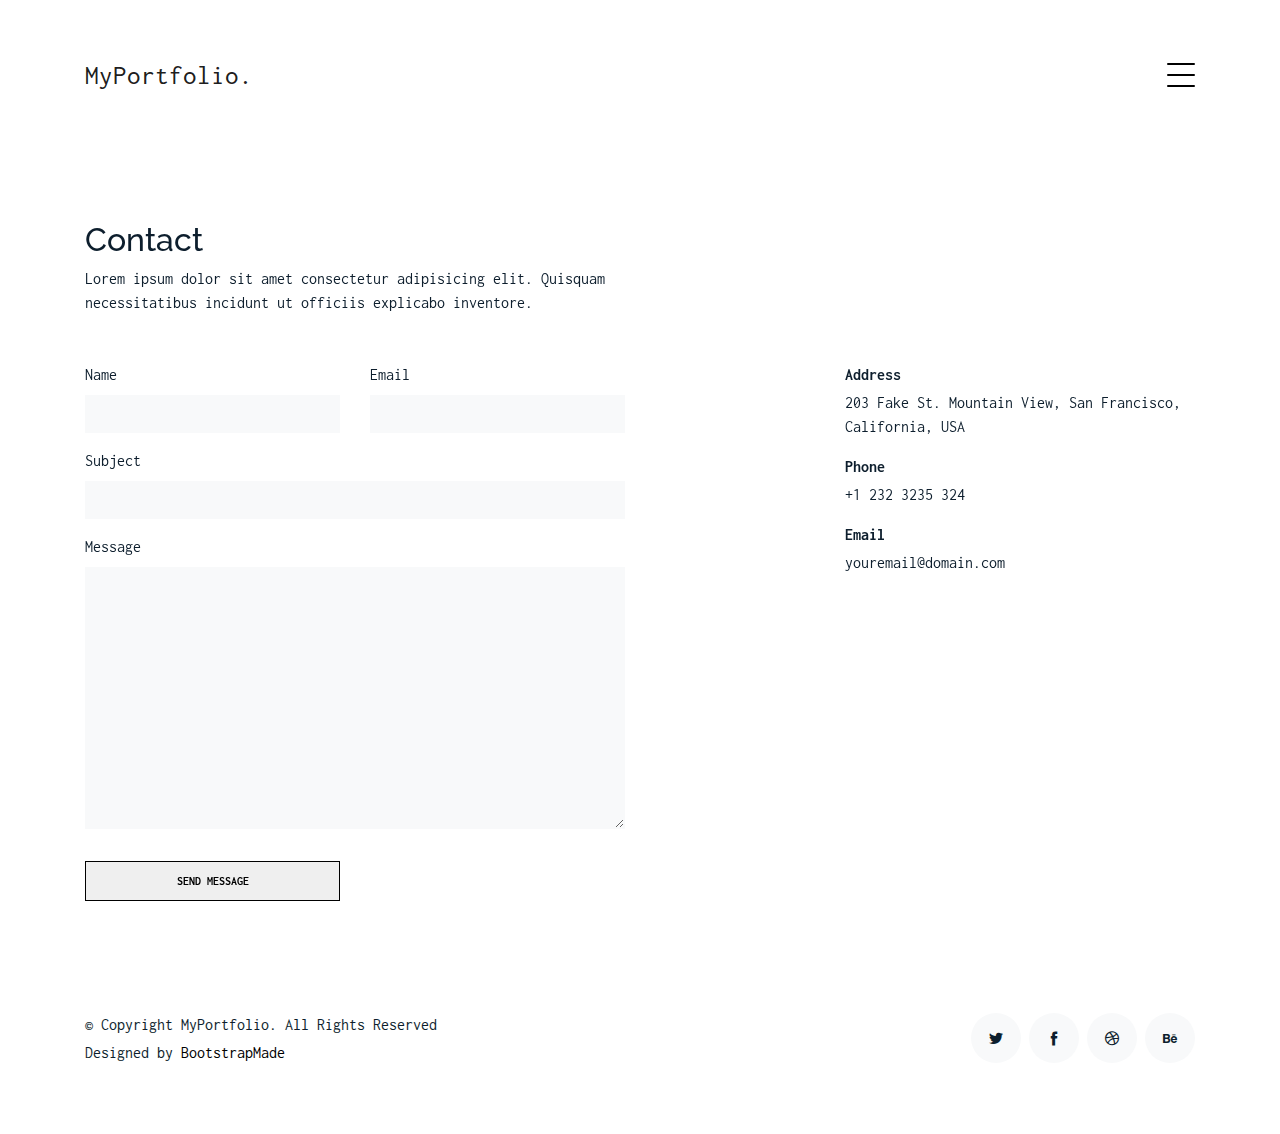
<file: contact.html>
<!DOCTYPE html>
<html lang="en">

<head>
  <meta charset="utf-8">
  <title>Contact - MyPortfolio</title>
  <meta content="width=device-width, initial-scale=1.0" name="viewport">
  <meta content="" name="keywords">
  <meta content="" name="description">

  <!-- Favicons -->
  <link href="img/favicon.png" rel="icon">
  <link href="img/apple-touch-icon.png" rel="apple-touch-icon">

  <!-- Google Fonts -->
  <link href="https://fonts.googleapis.com/css?family=Inconsolata:400,700|Raleway:400,700&display=swap"
    rel="stylesheet">

  <!-- Bootstrap CSS File -->
  <link href="vendor/bootstrap/css/bootstrap.min.css" rel="stylesheet">

  <!-- Vendor CSS Files -->
  <link href="vendor/icofont/icofont.min.css" rel="stylesheet">
  <link href="vendor/line-awesome/css/line-awesome.min.css" rel="stylesheet">
  <link href="vendor/aos/aos.css" rel="stylesheet">
  <link href="vendor/owlcarousel/assets/owl.carousel.min.css" rel="stylesheet">

  <!-- Template Main CSS File -->
  <link href="css/style.css" rel="stylesheet">

  <!-- =======================================================
    Template Name: MyPortfolio
    Template URL: https://bootstrapmade.com/myportfolio-bootstrap-portfolio-website-template/
    Author: BootstrapMade.com
    Author URL: https://bootstrapmade.com/
  ======================================================= -->
</head>

<body>

  <div class="collapse navbar-collapse custom-navmenu" id="main-navbar">
    <div class="container py-2 py-md-5">
      <div class="row align-items-start">
        <div class="col-md-2">
          <ul class="custom-menu">
            <li><a href="index.html">Home</a></li>
            <li><a href="about.html">About Me</a></li>
            <li><a href="services.html">Services</a></li>
            <li><a href="works.html">Works</a></li>
            <li class="active"><a href="contact.html">Contact</a></li>
          </ul>
        </div>
        <div class="col-md-6 d-none d-md-block  mr-auto">
          <div class="tweet d-flex">
            <span class="icofont-twitter text-white mt-2 mr-3"></span>
            <div>
              <p><em>Lorem ipsum dolor sit amet consectetur adipisicing elit. Quisquam necessitatibus incidunt ut
                  officiis explicabo inventore. <br> <a href="#">t.co/v82jsk</a></em></p>
            </div>
          </div>
        </div>
        <div class="col-md-4 d-none d-md-block">
          <h3>Hire Me</h3>
          <p>Lorem ipsum dolor sit amet consectetur adipisicing elit. Quisquam necessitatibus incidunt ut officiis
            explicabo inventore. <br> <a href="#">myemail@gmail.com</a></p>
        </div>
      </div>

    </div>
  </div>

  <nav class="navbar navbar-light custom-navbar">
    <div class="container">
      <a class="navbar-brand" href="index.html">MyPortfolio.</a>

      <a href="#" class="burger" data-toggle="collapse" data-target="#main-navbar">
        <span></span>
      </a>

    </div>
  </nav>

  <main id="main">

    <div class="site-section pb-0 site-portfolio">
      <div class="container">

        <div class="row mb-5 align-items-end">
          <div class="col-md-6" data-aos="fade-up">
            <h2>Contact</h2>
            <p class="mb-0">Lorem ipsum dolor sit amet consectetur adipisicing elit. Quisquam necessitatibus incidunt ut
              officiis explicabo inventore.
            </p>
          </div>

        </div>

        <div class="row">
          <div class="col-md-6 mb-5 mb-md-0" data-aos="fade-up">
            
            <form action="forms/contact.php" method="post" role="form" class="php-email-form">
              
              <div class="row">
                <div class="col-md-6 form-group">
                  <label for="name">Name</label>
                  <input type="text" name="name" class="form-control" id="name" data-rule="minlen:4" data-msg="Please enter at least 4 chars" />
                  <div class="validate"></div>
                </div>
                <div class="col-md-6 form-group">
                  <label for="name">Email</label>
                  <input type="email" class="form-control" name="email" id="email" data-rule="email" data-msg="Please enter a valid email" />
                  <div class="validate"></div>
                </div>
                <div class="col-md-12 form-group">
                  <label for="name">Subject</label>
                  <input type="text" class="form-control" name="subject" id="subject" data-rule="minlen:4" data-msg="Please enter at least 8 chars of subject" />
                  <div class="validate"></div>
                </div>
                <div class="col-md-12 form-group">
                  <label for="name">Message</label>
                  <textarea class="form-control" name="message" cols="30" rows="10" data-rule="required" data-msg="Please write something for us"></textarea>
                  <div class="validate"></div>
                </div>


                <div class="col-md-12 mb-3">
                    <div class="loading">Loading</div>
                  <div class="error-message"></div>
                  <div class="sent-message">Your message has been sent. Thank you!</div>
                </div>

                <div class="col-md-6 form-group">
                  <input type="submit" class="readmore d-block w-100" value="Send Message">
                </div>
              </div>

            </form>

          </div>

          <div class="col-md-4 ml-auto order-2" data-aos="fade-up">
            <ul class="list-unstyled">
              <li class="mb-3">
                <strong class="d-block mb-1">Address</strong>
                <span>203 Fake St. Mountain View, San Francisco, California, USA</span>
              </li>
              <li class="mb-3">
                <strong class="d-block mb-1">Phone</strong>
                <span>+1 232 3235 324</span>
              </li>
              <li class="mb-3">
                <strong class="d-block mb-1">Email</strong>
                <span>youremail@domain.com</span>
              </li>
            </ul>
          </div>

        </div>

      </div>

    </div>
  </main>

  <footer class="footer mt-5 pt-5" role="contentinfo">
    <div class="container">
      <div class="row">
        <div class="col-sm-6">
          <p class="mb-1">&copy; Copyright MyPortfolio. All Rights Reserved</p>
          <div class="credits">
            <!--
              All the links in the footer should remain intact.
              You can delete the links only if you purchased the pro version.
              Licensing information: https://bootstrapmade.com/license/
              Purchase the pro version with working PHP/AJAX contact form: https://bootstrapmade.com/buy/?theme=MyPortfolio
            -->
            Designed by <a href="https://bootstrapmade.com/">BootstrapMade</a>
          </div>
        </div>
        <div class="col-sm-6 social text-md-right">
          <a href="#"><span class="icofont-twitter"></span></a>
          <a href="#"><span class="icofont-facebook"></span></a>
          <a href="#"><span class="icofont-dribbble"></span></a>
          <a href="#"><span class="icofont-behance"></span></a>
        </div>
      </div>
    </div>
  </footer>

  <!-- Vendor JS Files -->
  <script src="vendor/jquery/jquery.min.js"></script>
  <script src="vendor/jquery/jquery-migrate.min.js"></script>
  <script src="vendor/bootstrap/js/bootstrap.min.js"></script>
  <script src="vendor/easing/easing.min.js"></script>
  <script src="vendor/php-email-form/validate.js"></script>
  <script src="vendor/isotope/isotope.pkgd.min.js"></script>
  <script src="vendor/aos/aos.js"></script>
  <script src="vendor/owlcarousel/owl.carousel.min.js"></script>

  <!-- Template Main JS File -->
  <script src="js/main.js"></script>

</body>

</html>
</file>
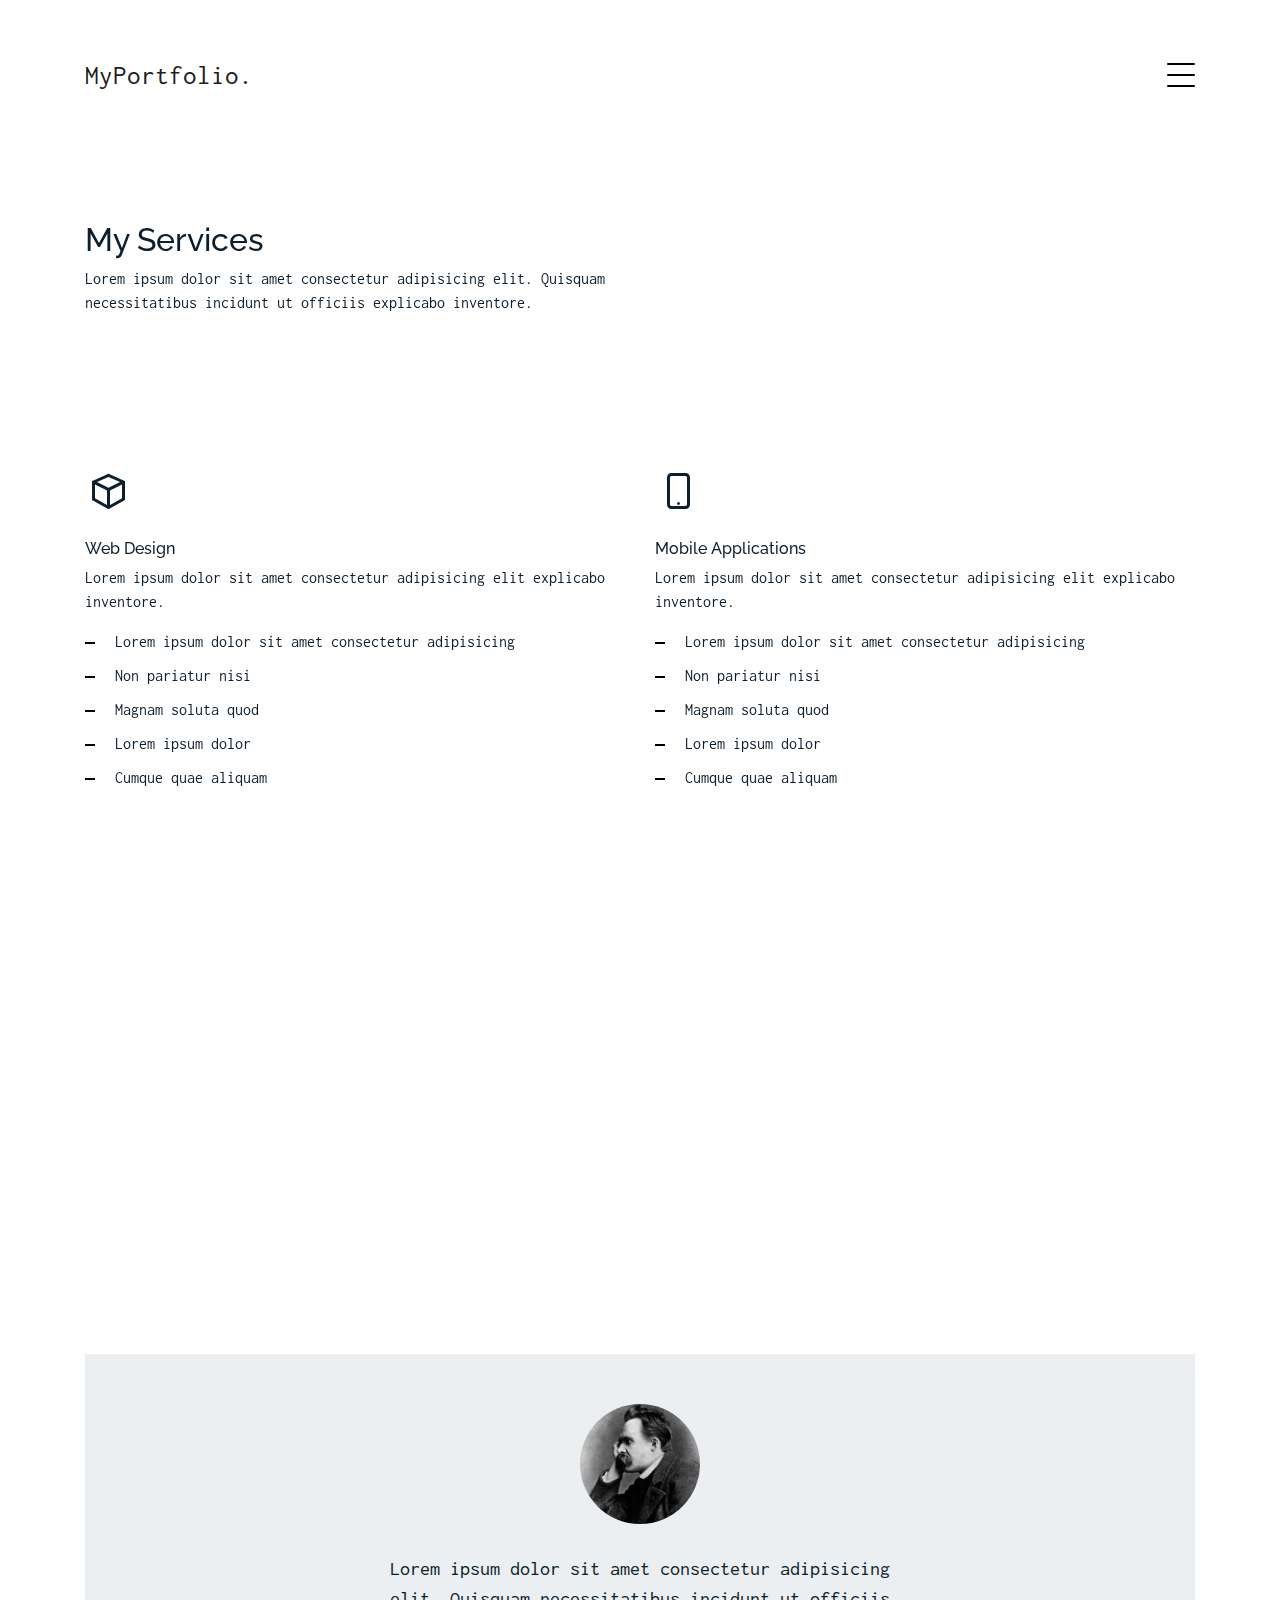
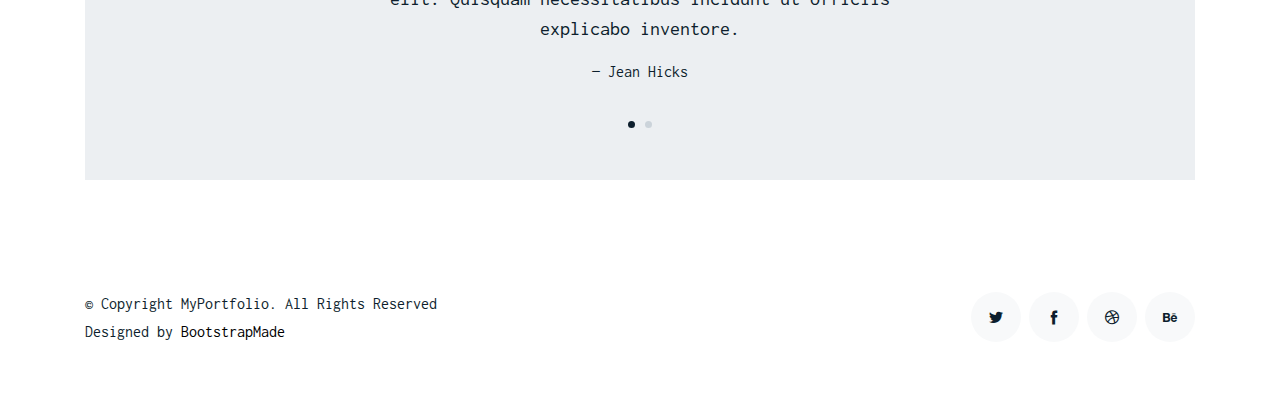
<file: services.html>
<!DOCTYPE html>
<html lang="en">

<head>
  <meta charset="utf-8">
  <title>Services - MyPortfolio</title>
  <meta content="width=device-width, initial-scale=1.0" name="viewport">
  <meta content="" name="keywords">
  <meta content="" name="description">

  <!-- Favicons -->
  <link href="img/favicon.png" rel="icon">
  <link href="img/apple-touch-icon.png" rel="apple-touch-icon">

  <!-- Google Fonts -->
  <link href="https://fonts.googleapis.com/css?family=Inconsolata:400,700|Raleway:400,700&display=swap"
    rel="stylesheet">

  <!-- Bootstrap CSS File -->
  <link href="vendor/bootstrap/css/bootstrap.min.css" rel="stylesheet">

  <!-- Vendor CSS Files -->
  <link href="vendor/icofont/icofont.min.css" rel="stylesheet">
  <link href="vendor/line-awesome/css/line-awesome.min.css" rel="stylesheet">
  <link href="vendor/aos/aos.css" rel="stylesheet">
  <link href="vendor/owlcarousel/assets/owl.carousel.min.css" rel="stylesheet">

  <!-- Template Main CSS File -->
  <link href="css/style.css" rel="stylesheet">

  <!-- =======================================================
    Template Name: MyPortfolio
    Template URL: https://bootstrapmade.com/myportfolio-bootstrap-portfolio-website-template/
    Author: BootstrapMade.com
    Author URL: https://bootstrapmade.com/
  ======================================================= -->
</head>

<body>


  <div class="collapse navbar-collapse custom-navmenu" id="main-navbar">
    <div class="container py-2 py-md-5">
      <div class="row align-items-start">
        <div class="col-md-2">
          <ul class="custom-menu">
            <li><a href="index.html">Home</a></li>
            <li><a href="about.html">About Me</a></li>
            <li class="active"><a href="services.html">Services</a></li>
            <li><a href="works.html">Works</a></li>
            <li><a href="contact.html">Contact</a></li>
          </ul>
        </div>
        <div class="col-md-6 d-none d-md-block  mr-auto">
          <div class="tweet d-flex">
            <span class="icofont-twitter text-white mt-2 mr-3"></span>
            <div>
              <p><em>Lorem ipsum dolor sit amet consectetur adipisicing elit. Quisquam necessitatibus incidunt ut
                  officiis explicabo inventore. <br> <a href="#">t.co/v82jsk</a></em></p>
            </div>
          </div>
        </div>
        <div class="col-md-4 d-none d-md-block">
          <h3>Hire Me</h3>
          <p>Lorem ipsum dolor sit amet consectetur adipisicing elit. Quisquam necessitatibus incidunt ut officiis
            explicabo inventore. <br> <a href="#">myemail@gmail.com</a></p>
        </div>
      </div>

    </div>
  </div>

  <nav class="navbar navbar-light custom-navbar">
    <div class="container">
      <a class="navbar-brand" href="index.html">MyPortfolio.</a>

      <a href="#" class="burger" data-toggle="collapse" data-target="#main-navbar">
        <span></span>
      </a>

    </div>
  </nav>



  <main id="main">

    <div class="site-section">
      <div class="container">
        <div class="row mb-4 align-items-center">
          <div class="col-md-6" data-aos="fade-up">

            <h2>My Services</h2>
            <p>Lorem ipsum dolor sit amet consectetur adipisicing elit. Quisquam necessitatibus incidunt ut officiis
              explicabo inventore.</p>

          </div>


        </div>
      </div>

      <div class="site-section pb-0">
        <div class="container">

          <div class="row">

            <div class="col-12 col-sm-6 col-md-6 col-lg-6 mb-5" data-aos="fade-up" data-aos-delay="">
              <span class="la la-cube la-3x mb-4"></span>
              <h4 class="h4 mb-2">Web Design</h4>
              <p>Lorem ipsum dolor sit amet consectetur adipisicing elit explicabo inventore.</p>
              <ul class="list-unstyled list-line">
                <li>Lorem ipsum dolor sit amet consectetur adipisicing</li>
                <li>Non pariatur nisi</li>
                <li>Magnam soluta quod</li>
                <li>Lorem ipsum dolor</li>
                <li>Cumque quae aliquam</li>
              </ul>
            </div>
            <div class="col-12 col-sm-6 col-md-6 col-lg-6 mb-5" data-aos="fade-up" data-aos-delay="100">
              <span class="la la-mobile la-3x mb-4"></span>
              <h4 class="h4 mb-2">Mobile Applications</h4>
              <p>Lorem ipsum dolor sit amet consectetur adipisicing elit explicabo inventore.</p>
              <ul class="list-unstyled list-line">
                <li>Lorem ipsum dolor sit amet consectetur adipisicing</li>
                <li>Non pariatur nisi</li>
                <li>Magnam soluta quod</li>
                <li>Lorem ipsum dolor</li>
                <li>Cumque quae aliquam</li>
              </ul>
            </div>
            <div class="col-12 col-sm-6 col-md-6 col-lg-6 mb-5" data-aos="fade-up" data-aos-delay="">
              <span class="la la-image la-3x mb-4"></span>
              <h4 class="h4 mb-2">Graphic Design</h4>
              <p>Lorem ipsum dolor sit amet consectetur adipisicing elit explicabo inventore.</p>
              <ul class="list-unstyled list-line">
                <li>Lorem ipsum dolor sit amet consectetur adipisicing</li>
                <li>Non pariatur nisi</li>
                <li>Magnam soluta quod</li>
                <li>Lorem ipsum dolor</li>
                <li>Cumque quae aliquam</li>
              </ul>
            </div>
            <div class="col-12 col-sm-6 col-md-6 col-lg-6 mb-5" data-aos="fade-up" data-aos-delay="100">
              <span class="la la-search la-3x mb-4"></span>
              <h4 class="h4 mb-2">SEO</h4>
              <p>Lorem ipsum dolor sit amet consectetur adipisicing elit explicabo inventore.</p>
              <ul class="list-unstyled list-line">
                <li>Lorem ipsum dolor sit amet consectetur adipisicing</li>
                <li>Non pariatur nisi</li>
                <li>Magnam soluta quod</li>
                <li>Lorem ipsum dolor</li>
                <li>Cumque quae aliquam</li>
              </ul>
            </div>
          </div>
        </div>
      </div>


      <div class="site-section pb-0">
        <div class="container">

          <div class="owl-carousel testimonial-carousel">

            <div class="testimonial-wrap">
              <div class="testimonial">
                <img src="img/person_1.jpg" alt="Image" class="img-fluid">
                <blockquote>
                  <p>Lorem ipsum dolor sit amet consectetur adipisicing elit. Quisquam necessitatibus incidunt ut
                    officiis explicabo inventore.</p>
                </blockquote>
                <p>&mdash; Jean Hicks</p>
              </div>
            </div>

            <div class="testimonial-wrap">
              <div class="testimonial">
                <img src="img/person_2.jpg" alt="Image" class="img-fluid">
                <blockquote>
                  <p>Lorem ipsum dolor sit amet consectetur adipisicing elit. Quisquam necessitatibus incidunt ut
                    officiis explicabo inventore.</p>
                </blockquote>
                <p>&mdash; Chris Stanworth</p>
              </div>
            </div>

          </div>


        </div>
      </div>
  </main>
  <footer class="footer" role="contentinfo">
    <div class="container">
      <div class="row">
        <div class="col-sm-6">
          <p class="mb-1">&copy; Copyright MyPortfolio. All Rights Reserved</p>
          <div class="credits">
            <!--
              All the links in the footer should remain intact.
              You can delete the links only if you purchased the pro version.
              Licensing information: https://bootstrapmade.com/license/
              Purchase the pro version with working PHP/AJAX contact form: https://bootstrapmade.com/buy/?theme=MyPortfolio
            -->
            Designed by <a href="https://bootstrapmade.com/">BootstrapMade</a>
          </div>
        </div>
        <div class="col-sm-6 social text-md-right">
          <a href="#"><span class="icofont-twitter"></span></a>
          <a href="#"><span class="icofont-facebook"></span></a>
          <a href="#"><span class="icofont-dribbble"></span></a>
          <a href="#"><span class="icofont-behance"></span></a>
        </div>
      </div>
    </div>
  </footer>

  <!-- Vendor JS Files -->
  <script src="vendor/jquery/jquery.min.js"></script>
  <script src="vendor/jquery/jquery-migrate.min.js"></script>
  <script src="vendor/bootstrap/js/bootstrap.min.js"></script>
  <script src="vendor/easing/easing.min.js"></script>
  <script src="vendor/php-email-form/validate.js"></script>
  <script src="vendor/isotope/isotope.pkgd.min.js"></script>
  <script src="vendor/aos/aos.js"></script>
  <script src="vendor/owlcarousel/owl.carousel.min.js"></script>

  <!-- Template Main JS File -->
  <script src="js/main.js"></script>

</body>

</html>
</file>
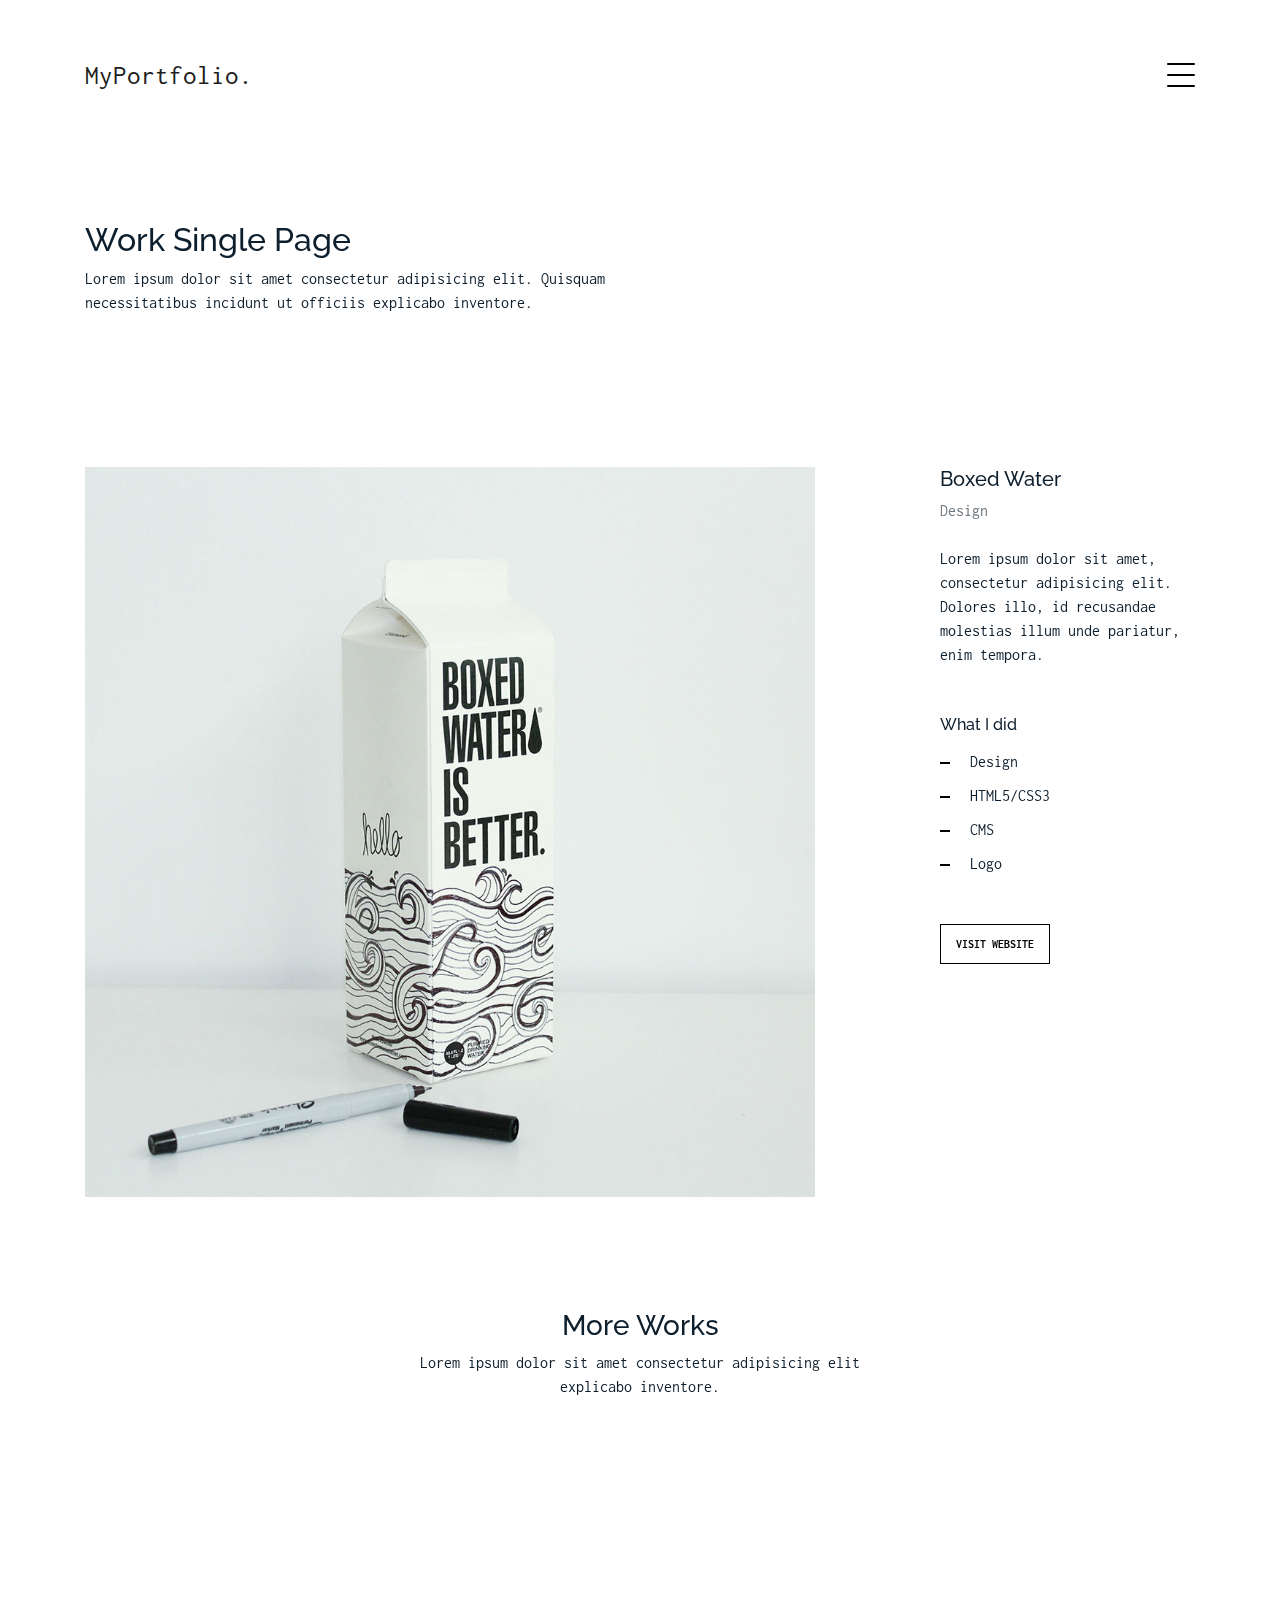
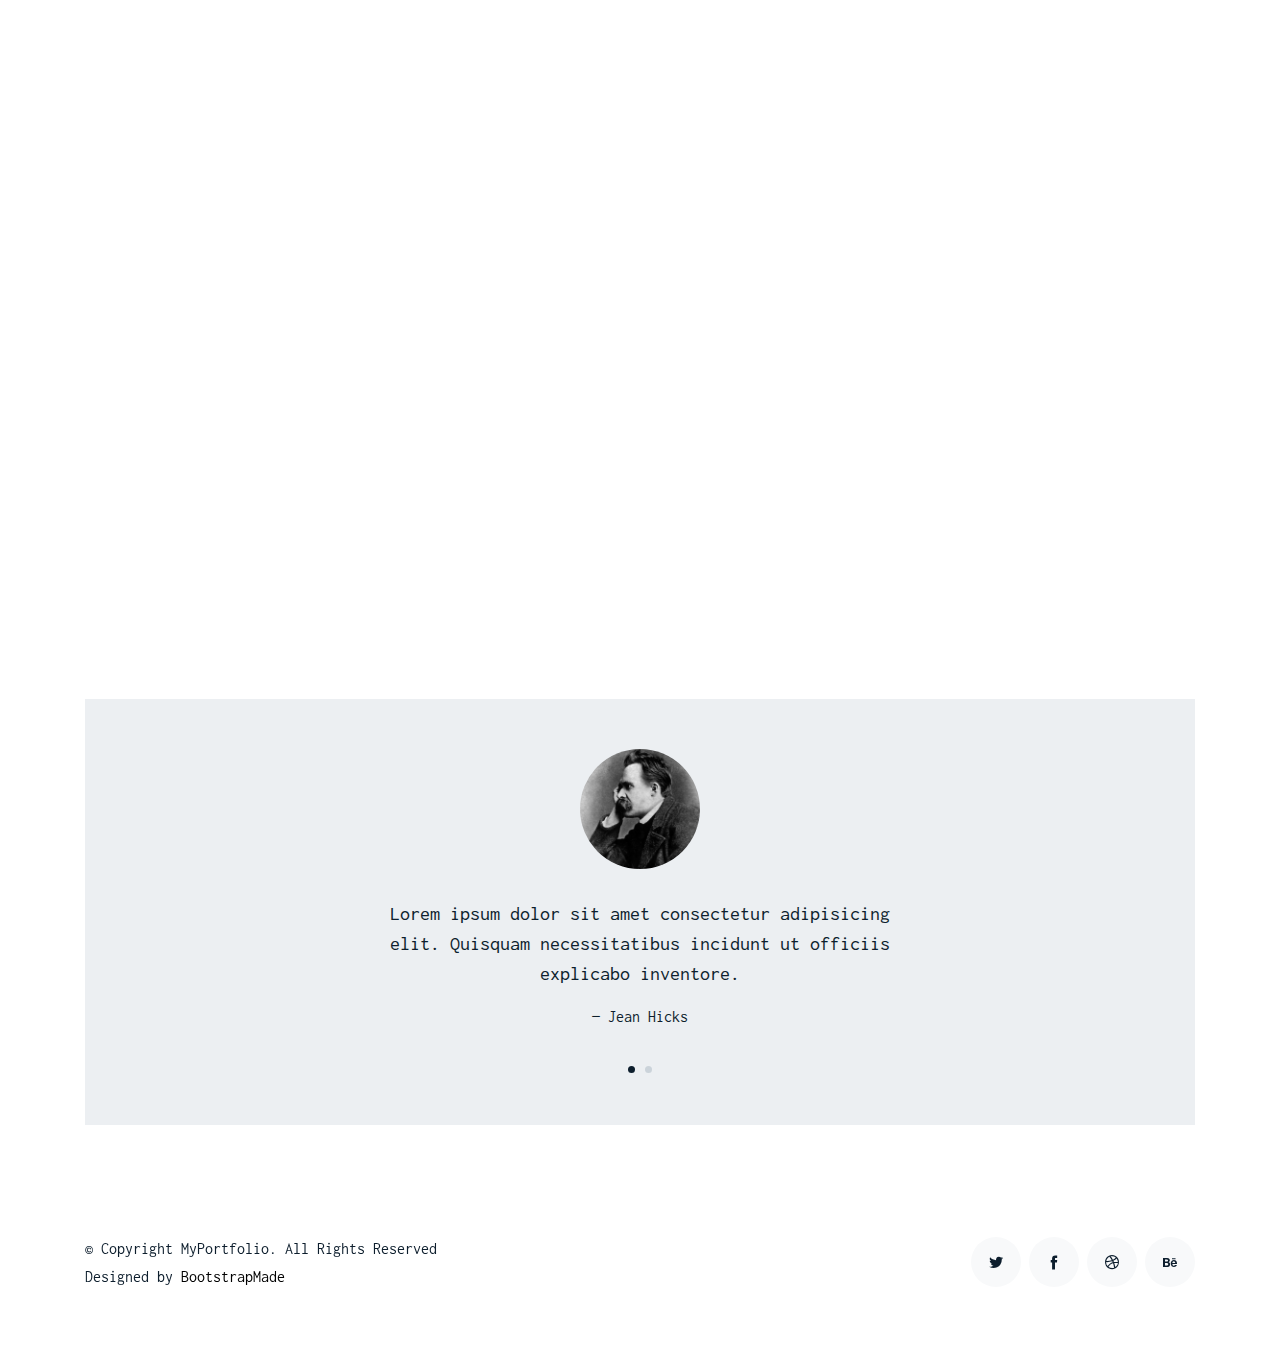
<file: work-construction.html>
<!DOCTYPE html>
<html lang="en">

<head>
  <meta charset="utf-8">
  <title>Portfolio Item - MyPortfolio</title>
  <meta content="width=device-width, initial-scale=1.0" name="viewport">
  <meta content="" name="keywords">
  <meta content="" name="description">

  <!-- Favicons -->
  <link href="img/favicon.png" rel="icon">
  <link href="img/apple-touch-icon.png" rel="apple-touch-icon">

  <!-- Google Fonts -->
  <link href="https://fonts.googleapis.com/css?family=Inconsolata:400,700|Raleway:400,700&display=swap"
    rel="stylesheet">

  <!-- Bootstrap CSS File -->
  <link href="vendor/bootstrap/css/bootstrap.min.css" rel="stylesheet">

  <!-- Vendor CSS Files -->
  <link href="vendor/icofont/icofont.min.css" rel="stylesheet">
  <link href="vendor/line-awesome/css/line-awesome.min.css" rel="stylesheet">
  <link href="vendor/aos/aos.css" rel="stylesheet">
  <link href="vendor/owlcarousel/assets/owl.carousel.min.css" rel="stylesheet">

  <!-- Template Main CSS File -->
  <link href="css/style.css" rel="stylesheet">

  <!-- =======================================================
    Template Name: MyPortfolio
    Template URL: https://bootstrapmade.com/myportfolio-bootstrap-portfolio-website-template/
    Author: BootstrapMade.com
    Author URL: https://bootstrapmade.com/
  ======================================================= -->
</head>

<body>


  <div class="collapse navbar-collapse custom-navmenu" id="main-navbar">
    <div class="container py-2 py-md-5">
      <div class="row align-items-start">
        <div class="col-md-2">
          <ul class="custom-menu">
            <li><a href="index.html">Home</a></li>
            <li><a href="about.html">About Me</a></li>
            <li><a href="services.html">Services</a></li>
            <li class="active"><a href="works.html">Works</a></li>
            <li><a href="contact.html">Contact</a></li>
          </ul>
        </div>
        <div class="col-md-6 d-none d-md-block  mr-auto">
          <div class="tweet d-flex">
            <span class="icofont-twitter text-white mt-2 mr-3"></span>
            <div>
              <p><em>Lorem ipsum dolor sit amet consectetur adipisicing elit. Quisquam necessitatibus incidunt ut
                  officiis explicabo inventore. <br> <a href="#">t.co/v82jsk</a></em></p>
            </div>
          </div>
        </div>
        <div class="col-md-4 d-none d-md-block">
          <h3>Hire Me</h3>
          <p>Lorem ipsum dolor sit amet consectetur adipisicing elit. Quisquam necessitatibus incidunt ut officiis
            explicabo inventore. <br> <a href="#">myemail@gmail.com</a></p>
        </div>
      </div>

    </div>
  </div>

  <nav class="navbar navbar-light custom-navbar">
    <div class="container">
      <a class="navbar-brand" href="index.html">MyPortfolio.</a>

      <a href="#" class="burger" data-toggle="collapse" data-target="#main-navbar">
        <span></span>
      </a>

    </div>
  </nav>



  <main id="main">

    <div class="site-section">
      <div class="container">
        <div class="row mb-4 align-items-center">
          <div class="col-md-6" data-aos="fade-up">

            <h2>Work Single Page</h2>
            <p>Lorem ipsum dolor sit amet consectetur adipisicing elit. Quisquam necessitatibus incidunt ut officiis
              explicabo inventore.</p>

          </div>


        </div>
      </div>

      <div class="site-section pb-0">
        <div class="container">
          <div class="row align-items-stretch">
            <div class="col-md-8" data-aos="fade-up">
              <img src="img/img_1_big.jpg" alt="Image" class="img-fluid">
            </div>
            <div class="col-md-3 ml-auto" data-aos="fade-up" data-aos-delay="100">
              <div class="sticky-content">
                <h3 class="h3">Boxed Water</h3>
                <p class="mb-4"><span class="text-muted">Design</span></p>

                <div class="mb-5">
                  <p>Lorem ipsum dolor sit amet, consectetur adipisicing elit. Dolores illo, id recusandae molestias
                    illum unde pariatur, enim tempora.</p>

                </div>


                <h4 class="h4 mb-3">What I did</h4>
                <ul class="list-unstyled list-line mb-5">
                  <li>Design</li>
                  <li>HTML5/CSS3</li>
                  <li>CMS</li>
                  <li>Logo</li>
                </ul>

                <p><a href="#" class="readmore">Visit Website</a></p>
              </div>
            </div>
          </div>
        </div>
      </div>


      <div class="site-section pb-0">
        <div class="container">
          <div class="row justify-content-center text-center mb-4">
            <div class="col-5">
              <h3 class="h3 heading">More Works</h3>
              <p>Lorem ipsum dolor sit amet consectetur adipisicing elit explicabo inventore.</p>
            </div>
          </div>

          <div class="row" data-aos="fade-up" data-aos-delay="200">
            <div class="item web col-sm-6 col-md-4 col-lg-4 mb-4">
              <a href="work-single.html" class="item-wrap fancybox">
                <div class="work-info">
                  <h3>Boxed Water</h3>
                  <span>Web</span>
                </div>
                <img class="img-fluid" src="img/img_1.jpg">
              </a>
            </div>
            <div class="item photography col-sm-6 col-md-4 col-lg-4 mb-4">
              <a href="work-single.html" class="item-wrap fancybox">
                <div class="work-info">
                  <h3>Build Indoo</h3>
                  <span>Photography</span>
                </div>
                <img class="img-fluid" src="img/img_2.jpg">
              </a>
            </div>
            <div class="item branding col-sm-6 col-md-4 col-lg-4 mb-4">
              <a href="work-single.html" class="item-wrap fancybox">
                <div class="work-info">
                  <h3>Cocooil</h3>
                  <span>Branding</span>
                </div>
                <img class="img-fluid" src="img/img_3.jpg">
              </a>
            </div>
            <div class="item design col-sm-6 col-md-4 col-lg-4 mb-4">
              <a href="work-single.html" class="item-wrap fancybox">
                <div class="work-info">
                  <h3>Nike Shoe</h3>
                  <span>Design</span>
                </div>
                <img class="img-fluid" src="img/img_4.jpg">
              </a>
            </div>
            <div class="item photography col-sm-6 col-md-4 col-lg-4 mb-4">
              <a href="work-single.html" class="item-wrap fancybox">
                <div class="work-info">
                  <h3>Kitchen Sink</h3>
                  <span>Photography</span>
                </div>
                <img class="img-fluid" src="img/img_5.jpg">
              </a>
            </div>
            <div class="item branding col-sm-6 col-md-4 col-lg-4 mb-4">
              <a href="work-single.html" class="item-wrap fancybox">
                <div class="work-info">
                  <h3>Amazon</h3>
                  <span>brandingn</span>
                </div>
                <img class="img-fluid" src="img/img_6.jpg">
              </a>
            </div>
          </div>
        </div>
      </div>



      <div class="site-section pb-0">
        <div class="container">

          <div class="owl-carousel testimonial-carousel">

            <div class="testimonial-wrap">
              <div class="testimonial">
                <img src="img/person_1.jpg" alt="Image" class="img-fluid">
                <blockquote>
                  <p>Lorem ipsum dolor sit amet consectetur adipisicing elit. Quisquam necessitatibus incidunt ut
                    officiis explicabo inventore.</p>
                </blockquote>
                <p>&mdash; Jean Hicks</p>
              </div>
            </div>

            <div class="testimonial-wrap">
              <div class="testimonial">
                <img src="img/person_2.jpg" alt="Image" class="img-fluid">
                <blockquote>
                  <p>Lorem ipsum dolor sit amet consectetur adipisicing elit. Quisquam necessitatibus incidunt ut
                    officiis explicabo inventore.</p>
                </blockquote>
                <p>&mdash; Chris Stanworth</p>
              </div>
            </div>

          </div>

        </div>
      </div>
  </main>
  
  <footer class="footer" role="contentinfo">
    <div class="container">
      <div class="row">
        <div class="col-sm-6">
          <p class="mb-1">&copy; Copyright MyPortfolio. All Rights Reserved</p>
          <div class="credits">
            <!--
              All the links in the footer should remain intact.
              You can delete the links only if you purchased the pro version.
              Licensing information: https://bootstrapmade.com/license/
              Purchase the pro version with working PHP/AJAX contact form: https://bootstrapmade.com/buy/?theme=MyPortfolio
            -->
            Designed by <a href="https://bootstrapmade.com/">BootstrapMade</a>
          </div>
        </div>
        <div class="col-sm-6 social text-md-right">
          <a href="#"><span class="icofont-twitter"></span></a>
          <a href="#"><span class="icofont-facebook"></span></a>
          <a href="#"><span class="icofont-dribbble"></span></a>
          <a href="#"><span class="icofont-behance"></span></a>
        </div>
      </div>
    </div>
  </footer>

  <!-- Vendor JS Files -->
  <script src="vendor/jquery/jquery.min.js"></script>
  <script src="vendor/jquery/jquery-migrate.min.js"></script>
  <script src="vendor/bootstrap/js/bootstrap.min.js"></script>
  <script src="vendor/easing/easing.min.js"></script>
  <script src="vendor/php-email-form/validate.js"></script>
  <script src="vendor/isotope/isotope.pkgd.min.js"></script>
  <script src="vendor/aos/aos.js"></script>
  <script src="vendor/owlcarousel/owl.carousel.min.js"></script>

  <!-- Template Main JS File -->
  <script src="js/main.js"></script>

</body>

</html>
</file>
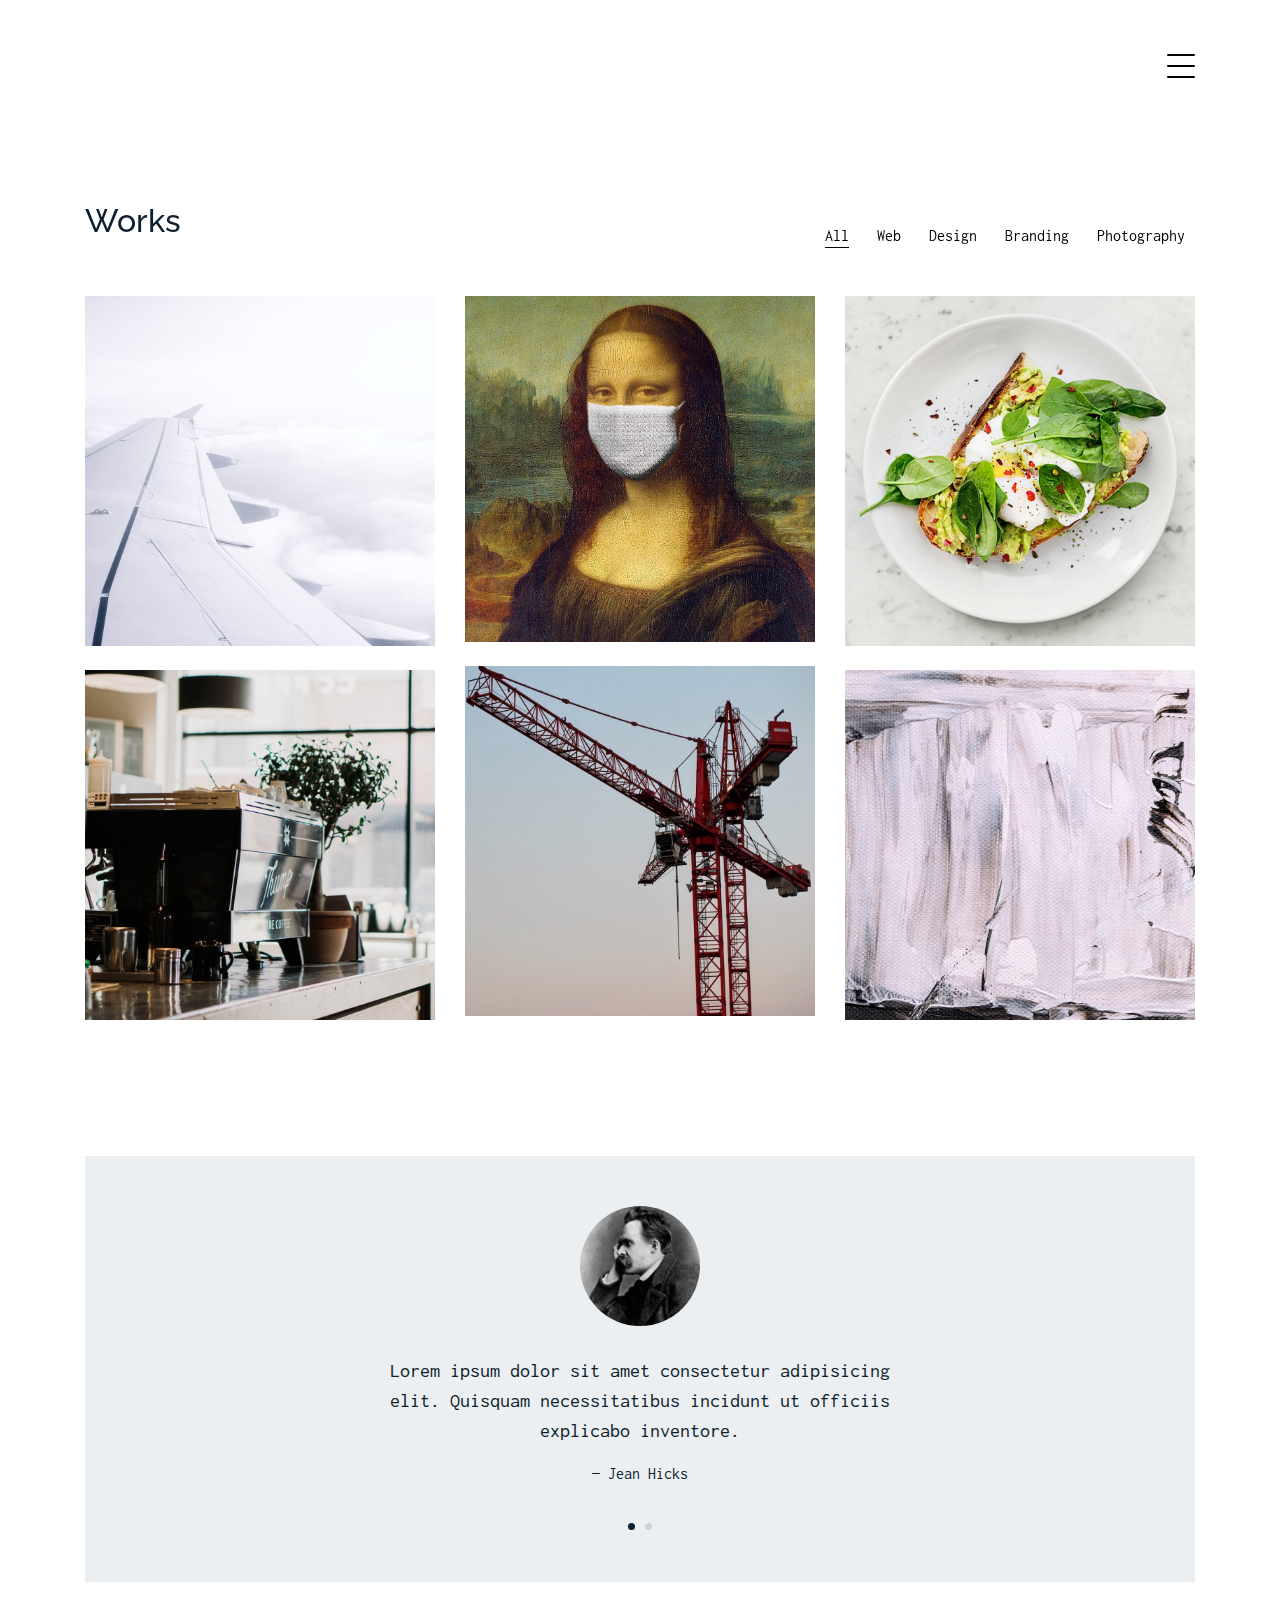
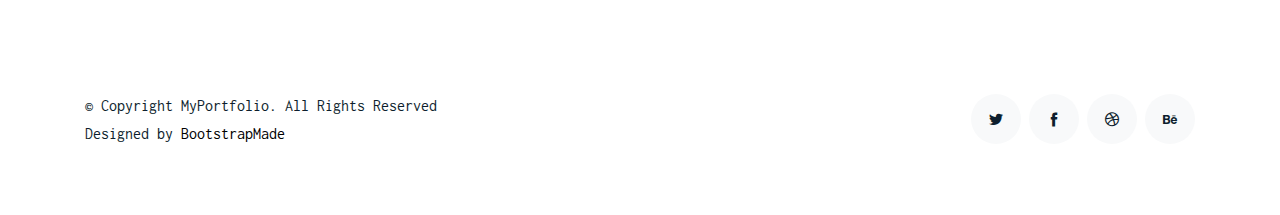
<file: works.html>
<!DOCTYPE html>
<html lang="en">
	<head>
		<meta charset="utf-8" />
		<title>Works - MyPortfolio</title>
		<meta content="width=device-width, initial-scale=1.0" name="viewport" />
		<meta content="" name="keywords" />
		<meta content="" name="description" />

		<!-- Favicons -->
		<link href="img/favicon.png" rel="icon" />
		<link href="img/apple-touch-icon.png" rel="apple-touch-icon" />

		<!-- Google Fonts -->
		<link
			href="https://fonts.googleapis.com/css?family=Inconsolata:400,700|Raleway:400,700&display=swap"
			rel="stylesheet"
		/>

		<!-- Bootstrap CSS File -->
		<link href="vendor/bootstrap/css/bootstrap.min.css" rel="stylesheet" />

		<!-- Vendor CSS Files -->
		<link href="vendor/icofont/icofont.min.css" rel="stylesheet" />
		<link href="vendor/line-awesome/css/line-awesome.min.css" rel="stylesheet" />
		<link href="vendor/aos/aos.css" rel="stylesheet" />
		<link href="vendor/owlcarousel/assets/owl.carousel.min.css" rel="stylesheet" />

		<!-- Template Main CSS File -->
		<link href="css/style.css" rel="stylesheet" />
	</head>

	<body>
		<div class="collapse navbar-collapse custom-navmenu" id="main-navbar">
			<div class="container py-2 py-md-5">
				<div class="row align-items-start">
					<div class="col-md-2">
						<ul class="custom-menu">
							<li><a href="index.html">Home</a></li>
							<li class="active"><a href="works.html">Works</a></li>
							<li><a href="contact.html">Contact</a></li>
						</ul>
					</div>
				</div>
			</div>
		</div>

		<nav class="navbar navbar-light custom-navbar">
			<div class="container">
				<a class="navbar-brand" href="index.html"></a>

				<a href="#" class="burger" data-toggle="collapse" data-target="#main-navbar">
					<span></span>
				</a>
			</div>
		</nav>

		<main id="main">
			<div class="site-section pb-0 site-portfolio">
				<div class="container">
					<div class="row mb-5 align-items-end">
						<div class="col-md-12 col-lg-6 mb-4 mb-lg-0" data-aos="fade-up">
							<h2>Works</h2>
						</div>
						<div class="col-md-12 col-lg-6 text-left text-lg-right" data-aos="fade-up" data-aos-delay="100">
							<div id="filters" class="filters">
								<a href="#" data-filter="*" class="active">All</a>
								<a href="#" data-filter=".web">Web</a>
								<a href="#" data-filter=".design">Design</a>
								<a href="#" data-filter=".branding">Branding</a>
								<a href="#" data-filter=".photography">Photography</a>
							</div>
						</div>
					</div>
					<div id="portfolio-grid" class="row no-gutter" data-aos="fade-up" data-aos-delay="200">
						<div class="item web col-sm-6 col-md-4 col-lg-4 mb-4">
							<a href="work-single.html" class="item-wrap fancybox">
								<div class="work-info">
									<h3>Boxed Water</h3>
									<span>Web</span>
								</div>
								<img class="img-fluid" src="img/img_1.jpg" />
							</a>
						</div>
						<div class="item photography col-sm-6 col-md-4 col-lg-4 mb-4">
							<a href="work-single.html" class="item-wrap fancybox">
								<div class="work-info">
									<h3>Build Indoo</h3>
									<span>Photography</span>
								</div>
								<img class="img-fluid" src="img/img_2.jpg" />
							</a>
						</div>
						<div class="item branding col-sm-6 col-md-4 col-lg-4 mb-4">
							<a href="work-single.html" class="item-wrap fancybox">
								<div class="work-info">
									<h3>Cocooil</h3>
									<span>Branding</span>
								</div>
								<img class="img-fluid" src="img/img_3.jpg" />
							</a>
						</div>
						<div class="item design col-sm-6 col-md-4 col-lg-4 mb-4">
							<a href="work-single.html" class="item-wrap fancybox">
								<div class="work-info">
									<h3>Nike Shoe</h3>
									<span>Design</span>
								</div>
								<img class="img-fluid" src="img/img_4.jpg" />
							</a>
						</div>
						<div class="item photography col-sm-6 col-md-4 col-lg-4 mb-4">
							<a href="work-single.html" class="item-wrap fancybox">
								<div class="work-info">
									<h3>Kitchen Sink</h3>
									<span>Photography</span>
								</div>
								<img class="img-fluid" src="img/img_5.jpg" />
							</a>
						</div>
						<div class="item branding col-sm-6 col-md-4 col-lg-4 mb-4">
							<a href="work-single.html" class="item-wrap fancybox">
								<div class="work-info">
									<h3>Amazon</h3>
									<span>brandingn</span>
								</div>
								<img class="img-fluid" src="img/img_6.jpg" />
							</a>
						</div>
					</div>
				</div>
			</div>

			<div class="site-section">
				<div class="container">
					<div class="owl-carousel testimonial-carousel">
						<div class="testimonial-wrap">
							<div class="testimonial">
								<img src="img/person_1.jpg" alt="Image" class="img-fluid" />
								<blockquote>
									<p>
										Lorem ipsum dolor sit amet consectetur adipisicing elit. Quisquam necessitatibus
										incidunt ut officiis explicabo inventore.
									</p>
								</blockquote>
								<p>&mdash; Jean Hicks</p>
							</div>
						</div>

						<div class="testimonial-wrap">
							<div class="testimonial">
								<img src="img/person_2.jpg" alt="Image" class="img-fluid" />
								<blockquote>
									<p>
										Lorem ipsum dolor sit amet consectetur adipisicing elit. Quisquam necessitatibus
										incidunt ut officiis explicabo inventore.
									</p>
								</blockquote>
								<p>&mdash; Chris Stanworth</p>
							</div>
						</div>
					</div>
				</div>
			</div>
		</main>

		<footer class="footer" role="contentinfo">
			<div class="container">
				<div class="row">
					<div class="col-sm-6">
						<p class="mb-1">&copy; Copyright MyPortfolio. All Rights Reserved</p>
						<div class="credits">
							<!--
              All the links in the footer should remain intact.
              You can delete the links only if you purchased the pro version.
              Licensing information: https://bootstrapmade.com/license/
              Purchase the pro version with working PHP/AJAX contact form: https://bootstrapmade.com/buy/?theme=MyPortfolio
            -->
							Designed by <a href="https://bootstrapmade.com/">BootstrapMade</a>
						</div>
					</div>
					<div class="col-sm-6 social text-md-right">
						<a href="#"><span class="icofont-twitter"></span></a>
						<a href="#"><span class="icofont-facebook"></span></a>
						<a href="#"><span class="icofont-dribbble"></span></a>
						<a href="#"><span class="icofont-behance"></span></a>
					</div>
				</div>
			</div>
		</footer>

		<!-- Vendor JS Files -->
		<script src="vendor/jquery/jquery.min.js"></script>
		<script src="vendor/jquery/jquery-migrate.min.js"></script>
		<script src="vendor/bootstrap/js/bootstrap.min.js"></script>
		<script src="vendor/easing/easing.min.js"></script>
		<script src="vendor/php-email-form/validate.js"></script>
		<script src="vendor/isotope/isotope.pkgd.min.js"></script>
		<script src="vendor/aos/aos.js"></script>
		<script src="vendor/owlcarousel/owl.carousel.min.js"></script>

		<!-- Template Main JS File -->
		<script src="js/main.js"></script>
	</body>
</html>
</file>
<file: vendor/line-awesome/css/line-awesome.min.css>
.la,.lab,.lad,.lal,.lar,.las{-moz-osx-font-smoothing:grayscale;-webkit-font-smoothing:antialiased;display:inline-block;font-style:normal;font-variant:normal;text-rendering:auto;line-height:1}.la-lg{font-size:1.33333em;line-height:.75em;vertical-align:-.0667em}.la-xs{font-size:.75em}.la-sm{font-size:.875em}.la-1x{font-size:1em}.la-2x{font-size:2em}.la-3x{font-size:3em}.la-4x{font-size:4em}.la-5x{font-size:5em}.la-6x{font-size:6em}.la-7x{font-size:7em}.la-8x{font-size:8em}.la-9x{font-size:9em}.la-10x{font-size:10em}.la-fw{text-align:center;width:1.25em}.la-ul{list-style-type:none;margin-left:2.5em;padding-left:0}.la-ul>li{position:relative}.la-li{left:-2em;position:absolute;text-align:center;width:2em;line-height:inherit}.la-border{border:solid .08em #eee;border-radius:.1em;padding:.2em .25em .15em}.la-pull-left{float:left}.la-pull-right{float:right}.la.la-pull-left,.lab.la-pull-left,.lal.la-pull-left,.lar.la-pull-left,.las.la-pull-left{margin-right:.3em}.la.la-pull-right,.lab.la-pull-right,.lal.la-pull-right,.lar.la-pull-right,.las.la-pull-right{margin-left:.3em}.la-spin{-webkit-animation:la-spin 2s infinite linear;animation:la-spin 2s infinite linear}.la-pulse{-webkit-animation:la-spin 1s infinite steps(8);animation:la-spin 1s infinite steps(8)}@-webkit-keyframes la-spin{0%{-webkit-transform:rotate(0);transform:rotate(0)}100%{-webkit-transform:rotate(360deg);transform:rotate(360deg)}}@keyframes la-spin{0%{-webkit-transform:rotate(0);transform:rotate(0)}100%{-webkit-transform:rotate(360deg);transform:rotate(360deg)}}.la-rotate-90{-webkit-transform:rotate(90deg);transform:rotate(90deg)}.la-rotate-180{-webkit-transform:rotate(180deg);transform:rotate(180deg)}.la-rotate-270{-webkit-transform:rotate(270deg);transform:rotate(270deg)}.la-flip-horizontal{-webkit-transform:scale(-1,1);transform:scale(-1,1)}.la-flip-vertical{-webkit-transform:scale(1,-1);transform:scale(1,-1)}.la-flip-both,.la-flip-horizontal.la-flip-vertical{-webkit-transform:scale(-1,-1);transform:scale(-1,-1)}:root .la-flip-both,:root .la-flip-horizontal,:root .la-flip-vertical,:root .la-rotate-180,:root .la-rotate-270,:root .la-rotate-90{-webkit-filter:none;filter:none}.la-stack{display:inline-block;height:2em;line-height:2em;position:relative;vertical-align:middle;width:2.5em}.la-stack-1x,.la-stack-2x{left:0;position:absolute;text-align:center;width:100%}.la-stack-1x{line-height:inherit}.la-stack-2x{font-size:2em}.la-inverse{color:#fff}.la-500px:before{content:"\f26e"}.la-accessible-icon:before{content:"\f368"}.la-accusoft:before{content:"\f369"}.la-acquisitions-incorporated:before{content:"\f6af"}.la-ad:before{content:"\f641"}.la-address-book:before{content:"\f2b9"}.la-address-card:before{content:"\f2bb"}.la-adjust:before{content:"\f042"}.la-adn:before{content:"\f170"}.la-adobe:before{content:"\f778"}.la-adversal:before{content:"\f36a"}.la-affiliatetheme:before{content:"\f36b"}.la-air-freshener:before{content:"\f5d0"}.la-airbnb:before{content:"\f834"}.la-algolia:before{content:"\f36c"}.la-align-center:before{content:"\f037"}.la-align-justify:before{content:"\f039"}.la-align-left:before{content:"\f036"}.la-align-right:before{content:"\f038"}.la-alipay:before{content:"\f642"}.la-allergies:before{content:"\f461"}.la-amazon:before{content:"\f270"}.la-amazon-pay:before{content:"\f42c"}.la-ambulance:before{content:"\f0f9"}.la-american-sign-language-interpreting:before{content:"\f2a3"}.la-amilia:before{content:"\f36d"}.la-anchor:before{content:"\f13d"}.la-android:before{content:"\f17b"}.la-angellist:before{content:"\f209"}.la-angle-double-down:before{content:"\f103"}.la-angle-double-left:before{content:"\f100"}.la-angle-double-right:before{content:"\f101"}.la-angle-double-up:before{content:"\f102"}.la-angle-down:before{content:"\f107"}.la-angle-left:before{content:"\f104"}.la-angle-right:before{content:"\f105"}.la-angle-up:before{content:"\f106"}.la-angry:before{content:"\f556"}.la-angrycreative:before{content:"\f36e"}.la-angular:before{content:"\f420"}.la-ankh:before{content:"\f644"}.la-app-store:before{content:"\f36f"}.la-app-store-ios:before{content:"\f370"}.la-apper:before{content:"\f371"}.la-apple:before{content:"\f179"}.la-apple-alt:before{content:"\f5d1"}.la-apple-pay:before{content:"\f415"}.la-archive:before{content:"\f187"}.la-archway:before{content:"\f557"}.la-arrow-alt-circle-down:before{content:"\f358"}.la-arrow-alt-circle-left:before{content:"\f359"}.la-arrow-alt-circle-right:before{content:"\f35a"}.la-arrow-alt-circle-up:before{content:"\f35b"}.la-arrow-circle-down:before{content:"\f0ab"}.la-arrow-circle-left:before{content:"\f0a8"}.la-arrow-circle-right:before{content:"\f0a9"}.la-arrow-circle-up:before{content:"\f0aa"}.la-arrow-down:before{content:"\f063"}.la-arrow-left:before{content:"\f060"}.la-arrow-right:before{content:"\f061"}.la-arrow-up:before{content:"\f062"}.la-arrows-alt:before{content:"\f0b2"}.la-arrows-alt-h:before{content:"\f337"}.la-arrows-alt-v:before{content:"\f338"}.la-artstation:before{content:"\f77a"}.la-assistive-listening-systems:before{content:"\f2a2"}.la-asterisk:before{content:"\f069"}.la-asymmetrik:before{content:"\f372"}.la-at:before{content:"\f1fa"}.la-atlas:before{content:"\f558"}.la-atlassian:before{content:"\f77b"}.la-atom:before{content:"\f5d2"}.la-audible:before{content:"\f373"}.la-audio-description:before{content:"\f29e"}.la-autoprefixer:before{content:"\f41c"}.la-avianex:before{content:"\f374"}.la-aviato:before{content:"\f421"}.la-award:before{content:"\f559"}.la-aws:before{content:"\f375"}.la-baby:before{content:"\f77c"}.la-baby-carriage:before{content:"\f77d"}.la-backspace:before{content:"\f55a"}.la-backward:before{content:"\f04a"}.la-bacon:before{content:"\f7e5"}.la-balance-scale:before{content:"\f24e"}.la-balance-scale-left:before{content:"\f515"}.la-balance-scale-right:before{content:"\f516"}.la-ban:before{content:"\f05e"}.la-band-aid:before{content:"\f462"}.la-bandcamp:before{content:"\f2d5"}.la-barcode:before{content:"\f02a"}.la-bars:before{content:"\f0c9"}.la-baseball-ball:before{content:"\f433"}.la-basketball-ball:before{content:"\f434"}.la-bath:before{content:"\f2cd"}.la-battery-empty:before{content:"\f244"}.la-battery-full:before{content:"\f240"}.la-battery-half:before{content:"\f242"}.la-battery-quarter:before{content:"\f243"}.la-battery-three-quarters:before{content:"\f241"}.la-battle-net:before{content:"\f835"}.la-bed:before{content:"\f236"}.la-beer:before{content:"\f0fc"}.la-behance:before{content:"\f1b4"}.la-behance-square:before{content:"\f1b5"}.la-bell:before{content:"\f0f3"}.la-bell-slash:before{content:"\f1f6"}.la-bezier-curve:before{content:"\f55b"}.la-bible:before{content:"\f647"}.la-bicycle:before{content:"\f206"}.la-biking:before{content:"\f84a"}.la-bimobject:before{content:"\f378"}.la-binoculars:before{content:"\f1e5"}.la-biohazard:before{content:"\f780"}.la-birthday-cake:before{content:"\f1fd"}.la-bitbucket:before{content:"\f171"}.la-bitcoin:before{content:"\f379"}.la-bity:before{content:"\f37a"}.la-black-tie:before{content:"\f27e"}.la-blackberry:before{content:"\f37b"}.la-blender:before{content:"\f517"}.la-blender-phone:before{content:"\f6b6"}.la-blind:before{content:"\f29d"}.la-blog:before{content:"\f781"}.la-blogger:before{content:"\f37c"}.la-blogger-b:before{content:"\f37d"}.la-bluetooth:before{content:"\f293"}.la-bluetooth-b:before{content:"\f294"}.la-bold:before{content:"\f032"}.la-bolt:before{content:"\f0e7"}.la-bomb:before{content:"\f1e2"}.la-bone:before{content:"\f5d7"}.la-bong:before{content:"\f55c"}.la-book:before{content:"\f02d"}.la-book-dead:before{content:"\f6b7"}.la-book-medical:before{content:"\f7e6"}.la-book-open:before{content:"\f518"}.la-book-reader:before{content:"\f5da"}.la-bookmark:before{content:"\f02e"}.la-bootstrap:before{content:"\f836"}.la-border-all:before{content:"\f84c"}.la-border-none:before{content:"\f850"}.la-border-style:before{content:"\f853"}.la-bowling-ball:before{content:"\f436"}.la-box:before{content:"\f466"}.la-box-open:before{content:"\f49e"}.la-boxes:before{content:"\f468"}.la-braille:before{content:"\f2a1"}.la-brain:before{content:"\f5dc"}.la-bread-slice:before{content:"\f7ec"}.la-briefcase:before{content:"\f0b1"}.la-briefcase-medical:before{content:"\f469"}.la-broadcast-tower:before{content:"\f519"}.la-broom:before{content:"\f51a"}.la-brush:before{content:"\f55d"}.la-btc:before{content:"\f15a"}.la-buffer:before{content:"\f837"}.la-bug:before{content:"\f188"}.la-building:before{content:"\f1ad"}.la-bullhorn:before{content:"\f0a1"}.la-bullseye:before{content:"\f140"}.la-burn:before{content:"\f46a"}.la-buromobelexperte:before{content:"\f37f"}.la-bus:before{content:"\f207"}.la-bus-alt:before{content:"\f55e"}.la-business-time:before{content:"\f64a"}.la-buy-n-large:before{content:"\f8a6"}.la-buysellads:before{content:"\f20d"}.la-calculator:before{content:"\f1ec"}.la-calendar:before{content:"\f133"}.la-calendar-alt:before{content:"\f073"}.la-calendar-check:before{content:"\f274"}.la-calendar-day:before{content:"\f783"}.la-calendar-minus:before{content:"\f272"}.la-calendar-plus:before{content:"\f271"}.la-calendar-times:before{content:"\f273"}.la-calendar-week:before{content:"\f784"}.la-camera:before{content:"\f030"}.la-camera-retro:before{content:"\f083"}.la-campground:before{content:"\f6bb"}.la-canadian-maple-leaf:before{content:"\f785"}.la-candy-cane:before{content:"\f786"}.la-cannabis:before{content:"\f55f"}.la-capsules:before{content:"\f46b"}.la-car:before{content:"\f1b9"}.la-car-alt:before{content:"\f5de"}.la-car-battery:before{content:"\f5df"}.la-car-crash:before{content:"\f5e1"}.la-car-side:before{content:"\f5e4"}.la-caret-down:before{content:"\f0d7"}.la-caret-left:before{content:"\f0d9"}.la-caret-right:before{content:"\f0da"}.la-caret-square-down:before{content:"\f150"}.la-caret-square-left:before{content:"\f191"}.la-caret-square-right:before{content:"\f152"}.la-caret-square-up:before{content:"\f151"}.la-caret-up:before{content:"\f0d8"}.la-carrot:before{content:"\f787"}.la-cart-arrow-down:before{content:"\f218"}.la-cart-plus:before{content:"\f217"}.la-cash-register:before{content:"\f788"}.la-cat:before{content:"\f6be"}.la-cc-amazon-pay:before{content:"\f42d"}.la-cc-amex:before{content:"\f1f3"}.la-cc-apple-pay:before{content:"\f416"}.la-cc-diners-club:before{content:"\f24c"}.la-cc-discover:before{content:"\f1f2"}.la-cc-jcb:before{content:"\f24b"}.la-cc-mastercard:before{content:"\f1f1"}.la-cc-paypal:before{content:"\f1f4"}.la-cc-stripe:before{content:"\f1f5"}.la-cc-visa:before{content:"\f1f0"}.la-centercode:before{content:"\f380"}.la-centos:before{content:"\f789"}.la-certificate:before{content:"\f0a3"}.la-chair:before{content:"\f6c0"}.la-chalkboard:before{content:"\f51b"}.la-chalkboard-teacher:before{content:"\f51c"}.la-charging-station:before{content:"\f5e7"}.la-chart-area:before{content:"\f1fe"}.la-chart-bar:before{content:"\f080"}.la-chart-line:before{content:"\f201"}.la-chart-pie:before{content:"\f200"}.la-check:before{content:"\f00c"}.la-check-circle:before{content:"\f058"}.la-check-double:before{content:"\f560"}.la-check-square:before{content:"\f14a"}.la-cheese:before{content:"\f7ef"}.la-chess:before{content:"\f439"}.la-chess-bishop:before{content:"\f43a"}.la-chess-board:before{content:"\f43c"}.la-chess-king:before{content:"\f43f"}.la-chess-knight:before{content:"\f441"}.la-chess-pawn:before{content:"\f443"}.la-chess-queen:before{content:"\f445"}.la-chess-rook:before{content:"\f447"}.la-chevron-circle-down:before{content:"\f13a"}.la-chevron-circle-left:before{content:"\f137"}.la-chevron-circle-right:before{content:"\f138"}.la-chevron-circle-up:before{content:"\f139"}.la-chevron-down:before{content:"\f078"}.la-chevron-left:before{content:"\f053"}.la-chevron-right:before{content:"\f054"}.la-chevron-up:before{content:"\f077"}.la-child:before{content:"\f1ae"}.la-chrome:before{content:"\f268"}.la-chromecast:before{content:"\f838"}.la-church:before{content:"\f51d"}.la-circle:before{content:"\f111"}.la-circle-notch:before{content:"\f1ce"}.la-city:before{content:"\f64f"}.la-clinic-medical:before{content:"\f7f2"}.la-clipboard:before{content:"\f328"}.la-clipboard-check:before{content:"\f46c"}.la-clipboard-list:before{content:"\f46d"}.la-clock:before{content:"\f017"}.la-clone:before{content:"\f24d"}.la-closed-captioning:before{content:"\f20a"}.la-cloud:before{content:"\f0c2"}.la-cloud-download-alt:before{content:"\f381"}.la-cloud-meatball:before{content:"\f73b"}.la-cloud-moon:before{content:"\f6c3"}.la-cloud-moon-rain:before{content:"\f73c"}.la-cloud-rain:before{content:"\f73d"}.la-cloud-showers-heavy:before{content:"\f740"}.la-cloud-sun:before{content:"\f6c4"}.la-cloud-sun-rain:before{content:"\f743"}.la-cloud-upload-alt:before{content:"\f382"}.la-cloudscale:before{content:"\f383"}.la-cloudsmith:before{content:"\f384"}.la-cloudversify:before{content:"\f385"}.la-cocktail:before{content:"\f561"}.la-code:before{content:"\f121"}.la-code-branch:before{content:"\f126"}.la-codepen:before{content:"\f1cb"}.la-codiepie:before{content:"\f284"}.la-coffee:before{content:"\f0f4"}.la-cog:before{content:"\f013"}.la-cogs:before{content:"\f085"}.la-coins:before{content:"\f51e"}.la-columns:before{content:"\f0db"}.la-comment:before{content:"\f075"}.la-comment-alt:before{content:"\f27a"}.la-comment-dollar:before{content:"\f651"}.la-comment-dots:before{content:"\f4ad"}.la-comment-medical:before{content:"\f7f5"}.la-comment-slash:before{content:"\f4b3"}.la-comments:before{content:"\f086"}.la-comments-dollar:before{content:"\f653"}.la-compact-disc:before{content:"\f51f"}.la-compass:before{content:"\f14e"}.la-compress:before{content:"\f066"}.la-compress-arrows-alt:before{content:"\f78c"}.la-concierge-bell:before{content:"\f562"}.la-confluence:before{content:"\f78d"}.la-connectdevelop:before{content:"\f20e"}.la-contao:before{content:"\f26d"}.la-cookie:before{content:"\f563"}.la-cookie-bite:before{content:"\f564"}.la-copy:before{content:"\f0c5"}.la-copyright:before{content:"\f1f9"}.la-cotton-bureau:before{content:"\f89e"}.la-couch:before{content:"\f4b8"}.la-cpanel:before{content:"\f388"}.la-creative-commons:before{content:"\f25e"}.la-creative-commons-by:before{content:"\f4e7"}.la-creative-commons-nc:before{content:"\f4e8"}.la-creative-commons-nc-eu:before{content:"\f4e9"}.la-creative-commons-nc-jp:before{content:"\f4ea"}.la-creative-commons-nd:before{content:"\f4eb"}.la-creative-commons-pd:before{content:"\f4ec"}.la-creative-commons-pd-alt:before{content:"\f4ed"}.la-creative-commons-remix:before{content:"\f4ee"}.la-creative-commons-sa:before{content:"\f4ef"}.la-creative-commons-sampling:before{content:"\f4f0"}.la-creative-commons-sampling-plus:before{content:"\f4f1"}.la-creative-commons-share:before{content:"\f4f2"}.la-creative-commons-zero:before{content:"\f4f3"}.la-credit-card:before{content:"\f09d"}.la-critical-role:before{content:"\f6c9"}.la-crop:before{content:"\f125"}.la-crop-alt:before{content:"\f565"}.la-cross:before{content:"\f654"}.la-crosshairs:before{content:"\f05b"}.la-crow:before{content:"\f520"}.la-crown:before{content:"\f521"}.la-crutch:before{content:"\f7f7"}.la-css3:before{content:"\f13c"}.la-css3-alt:before{content:"\f38b"}.la-cube:before{content:"\f1b2"}.la-cubes:before{content:"\f1b3"}.la-cut:before{content:"\f0c4"}.la-cuttlefish:before{content:"\f38c"}.la-d-and-d:before{content:"\f38d"}.la-d-and-d-beyond:before{content:"\f6ca"}.la-dashcube:before{content:"\f210"}.la-database:before{content:"\f1c0"}.la-deaf:before{content:"\f2a4"}.la-delicious:before{content:"\f1a5"}.la-democrat:before{content:"\f747"}.la-deploydog:before{content:"\f38e"}.la-deskpro:before{content:"\f38f"}.la-desktop:before{content:"\f108"}.la-dev:before{content:"\f6cc"}.la-deviantart:before{content:"\f1bd"}.la-dharmachakra:before{content:"\f655"}.la-dhl:before{content:"\f790"}.la-diagnoses:before{content:"\f470"}.la-diaspora:before{content:"\f791"}.la-dice:before{content:"\f522"}.la-dice-d20:before{content:"\f6cf"}.la-dice-d6:before{content:"\f6d1"}.la-dice-five:before{content:"\f523"}.la-dice-four:before{content:"\f524"}.la-dice-one:before{content:"\f525"}.la-dice-six:before{content:"\f526"}.la-dice-three:before{content:"\f527"}.la-dice-two:before{content:"\f528"}.la-digg:before{content:"\f1a6"}.la-digital-ocean:before{content:"\f391"}.la-digital-tachograph:before{content:"\f566"}.la-directions:before{content:"\f5eb"}.la-discord:before{content:"\f392"}.la-discourse:before{content:"\f393"}.la-divide:before{content:"\f529"}.la-dizzy:before{content:"\f567"}.la-dna:before{content:"\f471"}.la-dochub:before{content:"\f394"}.la-docker:before{content:"\f395"}.la-dog:before{content:"\f6d3"}.la-dollar-sign:before{content:"\f155"}.la-dolly:before{content:"\f472"}.la-dolly-flatbed:before{content:"\f474"}.la-donate:before{content:"\f4b9"}.la-door-closed:before{content:"\f52a"}.la-door-open:before{content:"\f52b"}.la-dot-circle:before{content:"\f192"}.la-dove:before{content:"\f4ba"}.la-download:before{content:"\f019"}.la-draft2digital:before{content:"\f396"}.la-drafting-compass:before{content:"\f568"}.la-dragon:before{content:"\f6d5"}.la-draw-polygon:before{content:"\f5ee"}.la-dribbble:before{content:"\f17d"}.la-dribbble-square:before{content:"\f397"}.la-dropbox:before{content:"\f16b"}.la-drum:before{content:"\f569"}.la-drum-steelpan:before{content:"\f56a"}.la-drumstick-bite:before{content:"\f6d7"}.la-drupal:before{content:"\f1a9"}.la-dumbbell:before{content:"\f44b"}.la-dumpster:before{content:"\f793"}.la-dumpster-fire:before{content:"\f794"}.la-dungeon:before{content:"\f6d9"}.la-dyalog:before{content:"\f399"}.la-earlybirds:before{content:"\f39a"}.la-ebay:before{content:"\f4f4"}.la-edge:before{content:"\f282"}.la-edit:before{content:"\f044"}.la-egg:before{content:"\f7fb"}.la-eject:before{content:"\f052"}.la-elementor:before{content:"\f430"}.la-ellipsis-h:before{content:"\f141"}.la-ellipsis-v:before{content:"\f142"}.la-ello:before{content:"\f5f1"}.la-ember:before{content:"\f423"}.la-empire:before{content:"\f1d1"}.la-envelope:before{content:"\f0e0"}.la-envelope-open:before{content:"\f2b6"}.la-envelope-open-text:before{content:"\f658"}.la-envelope-square:before{content:"\f199"}.la-envira:before{content:"\f299"}.la-equals:before{content:"\f52c"}.la-eraser:before{content:"\f12d"}.la-erlang:before{content:"\f39d"}.la-ethereum:before{content:"\f42e"}.la-ethernet:before{content:"\f796"}.la-etsy:before{content:"\f2d7"}.la-euro-sign:before{content:"\f153"}.la-evernote:before{content:"\f839"}.la-exchange-alt:before{content:"\f362"}.la-exclamation:before{content:"\f12a"}.la-exclamation-circle:before{content:"\f06a"}.la-exclamation-triangle:before{content:"\f071"}.la-expand:before{content:"\f065"}.la-expand-arrows-alt:before{content:"\f31e"}.la-expeditedssl:before{content:"\f23e"}.la-external-link-alt:before{content:"\f35d"}.la-external-link-square-alt:before{content:"\f360"}.la-eye:before{content:"\f06e"}.la-eye-dropper:before{content:"\f1fb"}.la-eye-slash:before{content:"\f070"}.la-facebook:before{content:"\f09a"}.la-facebook-f:before{content:"\f39e"}.la-facebook-messenger:before{content:"\f39f"}.la-facebook-square:before{content:"\f082"}.la-fan:before{content:"\f863"}.la-fantasy-flight-games:before{content:"\f6dc"}.la-fast-backward:before{content:"\f049"}.la-fast-forward:before{content:"\f050"}.la-fax:before{content:"\f1ac"}.la-feather:before{content:"\f52d"}.la-feather-alt:before{content:"\f56b"}.la-fedex:before{content:"\f797"}.la-fedora:before{content:"\f798"}.la-female:before{content:"\f182"}.la-fighter-jet:before{content:"\f0fb"}.la-figma:before{content:"\f799"}.la-file:before{content:"\f15b"}.la-file-alt:before{content:"\f15c"}.la-file-archive:before{content:"\f1c6"}.la-file-audio:before{content:"\f1c7"}.la-file-code:before{content:"\f1c9"}.la-file-contract:before{content:"\f56c"}.la-file-csv:before{content:"\f6dd"}.la-file-download:before{content:"\f56d"}.la-file-excel:before{content:"\f1c3"}.la-file-export:before{content:"\f56e"}.la-file-image:before{content:"\f1c5"}.la-file-import:before{content:"\f56f"}.la-file-invoice:before{content:"\f570"}.la-file-invoice-dollar:before{content:"\f571"}.la-file-medical:before{content:"\f477"}.la-file-medical-alt:before{content:"\f478"}.la-file-pdf:before{content:"\f1c1"}.la-file-powerpoint:before{content:"\f1c4"}.la-file-prescription:before{content:"\f572"}.la-file-signature:before{content:"\f573"}.la-file-upload:before{content:"\f574"}.la-file-video:before{content:"\f1c8"}.la-file-word:before{content:"\f1c2"}.la-fill:before{content:"\f575"}.la-fill-drip:before{content:"\f576"}.la-film:before{content:"\f008"}.la-filter:before{content:"\f0b0"}.la-fingerprint:before{content:"\f577"}.la-fire:before{content:"\f06d"}.la-fire-alt:before{content:"\f7e4"}.la-fire-extinguisher:before{content:"\f134"}.la-firefox:before{content:"\f269"}.la-first-aid:before{content:"\f479"}.la-first-order:before{content:"\f2b0"}.la-first-order-alt:before{content:"\f50a"}.la-firstdraft:before{content:"\f3a1"}.la-fish:before{content:"\f578"}.la-fist-raised:before{content:"\f6de"}.la-flag:before{content:"\f024"}.la-flag-checkered:before{content:"\f11e"}.la-flag-usa:before{content:"\f74d"}.la-flask:before{content:"\f0c3"}.la-flickr:before{content:"\f16e"}.la-flipboard:before{content:"\f44d"}.la-flushed:before{content:"\f579"}.la-fly:before{content:"\f417"}.la-folder:before{content:"\f07b"}.la-folder-minus:before{content:"\f65d"}.la-folder-open:before{content:"\f07c"}.la-folder-plus:before{content:"\f65e"}.la-font:before{content:"\f031"}.la-font-awesome:before{content:"\f2b4"}.la-font-awesome-alt:before{content:"\f35c"}.la-font-awesome-flag:before{content:"\f425"}.la-font-awesome-logo-full:before{content:"\f4e6"}.la-fonticons:before{content:"\f280"}.la-fonticons-fi:before{content:"\f3a2"}.la-football-ball:before{content:"\f44e"}.la-fort-awesome:before{content:"\f286"}.la-fort-awesome-alt:before{content:"\f3a3"}.la-forumbee:before{content:"\f211"}.la-forward:before{content:"\f04e"}.la-foursquare:before{content:"\f180"}.la-free-code-camp:before{content:"\f2c5"}.la-freebsd:before{content:"\f3a4"}.la-frog:before{content:"\f52e"}.la-frown:before{content:"\f119"}.la-frown-open:before{content:"\f57a"}.la-fulcrum:before{content:"\f50b"}.la-funnel-dollar:before{content:"\f662"}.la-futbol:before{content:"\f1e3"}.la-galactic-republic:before{content:"\f50c"}.la-galactic-senate:before{content:"\f50d"}.la-gamepad:before{content:"\f11b"}.la-gas-pump:before{content:"\f52f"}.la-gavel:before{content:"\f0e3"}.la-gem:before{content:"\f3a5"}.la-genderless:before{content:"\f22d"}.la-get-pocket:before{content:"\f265"}.la-gg:before{content:"\f260"}.la-gg-circle:before{content:"\f261"}.la-ghost:before{content:"\f6e2"}.la-gift:before{content:"\f06b"}.la-gifts:before{content:"\f79c"}.la-git:before{content:"\f1d3"}.la-git-alt:before{content:"\f841"}.la-git-square:before{content:"\f1d2"}.la-github:before{content:"\f09b"}.la-github-alt:before{content:"\f113"}.la-github-square:before{content:"\f092"}.la-gitkraken:before{content:"\f3a6"}.la-gitlab:before{content:"\f296"}.la-gitter:before{content:"\f426"}.la-glass-cheers:before{content:"\f79f"}.la-glass-martini:before{content:"\f000"}.la-glass-martini-alt:before{content:"\f57b"}.la-glass-whiskey:before{content:"\f7a0"}.la-glasses:before{content:"\f530"}.la-glide:before{content:"\f2a5"}.la-glide-g:before{content:"\f2a6"}.la-globe:before{content:"\f0ac"}.la-globe-africa:before{content:"\f57c"}.la-globe-americas:before{content:"\f57d"}.la-globe-asia:before{content:"\f57e"}.la-globe-europe:before{content:"\f7a2"}.la-gofore:before{content:"\f3a7"}.la-golf-ball:before{content:"\f450"}.la-goodreads:before{content:"\f3a8"}.la-goodreads-g:before{content:"\f3a9"}.la-google:before{content:"\f1a0"}.la-google-drive:before{content:"\f3aa"}.la-google-play:before{content:"\f3ab"}.la-google-plus:before{content:"\f2b3"}.la-google-plus-g:before{content:"\f0d5"}.la-google-plus-square:before{content:"\f0d4"}.la-google-wallet:before{content:"\f1ee"}.la-gopuram:before{content:"\f664"}.la-graduation-cap:before{content:"\f19d"}.la-gratipay:before{content:"\f184"}.la-grav:before{content:"\f2d6"}.la-greater-than:before{content:"\f531"}.la-greater-than-equal:before{content:"\f532"}.la-grimace:before{content:"\f57f"}.la-grin:before{content:"\f580"}.la-grin-alt:before{content:"\f581"}.la-grin-beam:before{content:"\f582"}.la-grin-beam-sweat:before{content:"\f583"}.la-grin-hearts:before{content:"\f584"}.la-grin-squint:before{content:"\f585"}.la-grin-squint-tears:before{content:"\f586"}.la-grin-stars:before{content:"\f587"}.la-grin-tears:before{content:"\f588"}.la-grin-tongue:before{content:"\f589"}.la-grin-tongue-squint:before{content:"\f58a"}.la-grin-tongue-wink:before{content:"\f58b"}.la-grin-wink:before{content:"\f58c"}.la-grip-horizontal:before{content:"\f58d"}.la-grip-lines:before{content:"\f7a4"}.la-grip-lines-vertical:before{content:"\f7a5"}.la-grip-vertical:before{content:"\f58e"}.la-gripfire:before{content:"\f3ac"}.la-grunt:before{content:"\f3ad"}.la-guitar:before{content:"\f7a6"}.la-gulp:before{content:"\f3ae"}.la-h-square:before{content:"\f0fd"}.la-hacker-news:before{content:"\f1d4"}.la-hacker-news-square:before{content:"\f3af"}.la-hackerrank:before{content:"\f5f7"}.la-hamburger:before{content:"\f805"}.la-hammer:before{content:"\f6e3"}.la-hamsa:before{content:"\f665"}.la-hand-holding:before{content:"\f4bd"}.la-hand-holding-heart:before{content:"\f4be"}.la-hand-holding-usd:before{content:"\f4c0"}.la-hand-lizard:before{content:"\f258"}.la-hand-middle-finger:before{content:"\f806"}.la-hand-paper:before{content:"\f256"}.la-hand-peace:before{content:"\f25b"}.la-hand-point-down:before{content:"\f0a7"}.la-hand-point-left:before{content:"\f0a5"}.la-hand-point-right:before{content:"\f0a4"}.la-hand-point-up:before{content:"\f0a6"}.la-hand-pointer:before{content:"\f25a"}.la-hand-rock:before{content:"\f255"}.la-hand-scissors:before{content:"\f257"}.la-hand-spock:before{content:"\f259"}.la-hands:before{content:"\f4c2"}.la-hands-helping:before{content:"\f4c4"}.la-handshake:before{content:"\f2b5"}.la-hanukiah:before{content:"\f6e6"}.la-hard-hat:before{content:"\f807"}.la-hashtag:before{content:"\f292"}.la-hat-cowboy:before{content:"\f8c0"}.la-hat-cowboy-side:before{content:"\f8c1"}.la-hat-wizard:before{content:"\f6e8"}.la-haykal:before{content:"\f666"}.la-hdd:before{content:"\f0a0"}.la-heading:before{content:"\f1dc"}.la-headphones:before{content:"\f025"}.la-headphones-alt:before{content:"\f58f"}.la-headset:before{content:"\f590"}.la-heart:before{content:"\f004"}.la-heart-broken:before{content:"\f7a9"}.la-heartbeat:before{content:"\f21e"}.la-helicopter:before{content:"\f533"}.la-highlighter:before{content:"\f591"}.la-hiking:before{content:"\f6ec"}.la-hippo:before{content:"\f6ed"}.la-hips:before{content:"\f452"}.la-hire-a-helper:before{content:"\f3b0"}.la-history:before{content:"\f1da"}.la-hockey-puck:before{content:"\f453"}.la-holly-berry:before{content:"\f7aa"}.la-home:before{content:"\f015"}.la-hooli:before{content:"\f427"}.la-hornbill:before{content:"\f592"}.la-horse:before{content:"\f6f0"}.la-horse-head:before{content:"\f7ab"}.la-hospital:before{content:"\f0f8"}.la-hospital-alt:before{content:"\f47d"}.la-hospital-symbol:before{content:"\f47e"}.la-hot-tub:before{content:"\f593"}.la-hotdog:before{content:"\f80f"}.la-hotel:before{content:"\f594"}.la-hotjar:before{content:"\f3b1"}.la-hourglass:before{content:"\f254"}.la-hourglass-end:before{content:"\f253"}.la-hourglass-half:before{content:"\f252"}.la-hourglass-start:before{content:"\f251"}.la-house-damage:before{content:"\f6f1"}.la-houzz:before{content:"\f27c"}.la-hryvnia:before{content:"\f6f2"}.la-html5:before{content:"\f13b"}.la-hubspot:before{content:"\f3b2"}.la-i-cursor:before{content:"\f246"}.la-ice-cream:before{content:"\f810"}.la-icicles:before{content:"\f7ad"}.la-icons:before{content:"\f86d"}.la-id-badge:before{content:"\f2c1"}.la-id-card:before{content:"\f2c2"}.la-id-card-alt:before{content:"\f47f"}.la-igloo:before{content:"\f7ae"}.la-image:before{content:"\f03e"}.la-images:before{content:"\f302"}.la-imdb:before{content:"\f2d8"}.la-inbox:before{content:"\f01c"}.la-indent:before{content:"\f03c"}.la-industry:before{content:"\f275"}.la-infinity:before{content:"\f534"}.la-info:before{content:"\f129"}.la-info-circle:before{content:"\f05a"}.la-instagram:before{content:"\f16d"}.la-intercom:before{content:"\f7af"}.la-internet-explorer:before{content:"\f26b"}.la-invision:before{content:"\f7b0"}.la-ioxhost:before{content:"\f208"}.la-italic:before{content:"\f033"}.la-itch-io:before{content:"\f83a"}.la-itunes:before{content:"\f3b4"}.la-itunes-note:before{content:"\f3b5"}.la-java:before{content:"\f4e4"}.la-jedi:before{content:"\f669"}.la-jedi-order:before{content:"\f50e"}.la-jenkins:before{content:"\f3b6"}.la-jira:before{content:"\f7b1"}.la-joget:before{content:"\f3b7"}.la-joint:before{content:"\f595"}.la-joomla:before{content:"\f1aa"}.la-journal-whills:before{content:"\f66a"}.la-js:before{content:"\f3b8"}.la-js-square:before{content:"\f3b9"}.la-jsfiddle:before{content:"\f1cc"}.la-kaaba:before{content:"\f66b"}.la-kaggle:before{content:"\f5fa"}.la-key:before{content:"\f084"}.la-keybase:before{content:"\f4f5"}.la-keyboard:before{content:"\f11c"}.la-keycdn:before{content:"\f3ba"}.la-khanda:before{content:"\f66d"}.la-kickstarter:before{content:"\f3bb"}.la-kickstarter-k:before{content:"\f3bc"}.la-kiss:before{content:"\f596"}.la-kiss-beam:before{content:"\f597"}.la-kiss-wink-heart:before{content:"\f598"}.la-kiwi-bird:before{content:"\f535"}.la-korvue:before{content:"\f42f"}.la-landmark:before{content:"\f66f"}.la-language:before{content:"\f1ab"}.la-laptop:before{content:"\f109"}.la-laptop-code:before{content:"\f5fc"}.la-laptop-medical:before{content:"\f812"}.la-laravel:before{content:"\f3bd"}.la-lastfm:before{content:"\f202"}.la-lastfm-square:before{content:"\f203"}.la-laugh:before{content:"\f599"}.la-laugh-beam:before{content:"\f59a"}.la-laugh-squint:before{content:"\f59b"}.la-laugh-wink:before{content:"\f59c"}.la-layer-group:before{content:"\f5fd"}.la-leaf:before{content:"\f06c"}.la-leanpub:before{content:"\f212"}.la-lemon:before{content:"\f094"}.la-less:before{content:"\f41d"}.la-less-than:before{content:"\f536"}.la-less-than-equal:before{content:"\f537"}.la-level-down-alt:before{content:"\f3be"}.la-level-up-alt:before{content:"\f3bf"}.la-life-ring:before{content:"\f1cd"}.la-lightbulb:before{content:"\f0eb"}.la-line:before{content:"\f3c0"}.la-link:before{content:"\f0c1"}.la-linkedin:before{content:"\f08c"}.la-linkedin-in:before{content:"\f0e1"}.la-linode:before{content:"\f2b8"}.la-linux:before{content:"\f17c"}.la-lira-sign:before{content:"\f195"}.la-list:before{content:"\f03a"}.la-list-alt:before{content:"\f022"}.la-list-ol:before{content:"\f0cb"}.la-list-ul:before{content:"\f0ca"}.la-location-arrow:before{content:"\f124"}.la-lock:before{content:"\f023"}.la-lock-open:before{content:"\f3c1"}.la-long-arrow-alt-down:before{content:"\f309"}.la-long-arrow-alt-left:before{content:"\f30a"}.la-long-arrow-alt-right:before{content:"\f30b"}.la-long-arrow-alt-up:before{content:"\f30c"}.la-low-vision:before{content:"\f2a8"}.la-luggage-cart:before{content:"\f59d"}.la-lyft:before{content:"\f3c3"}.la-magento:before{content:"\f3c4"}.la-magic:before{content:"\f0d0"}.la-magnet:before{content:"\f076"}.la-mail-bulk:before{content:"\f674"}.la-mailchimp:before{content:"\f59e"}.la-male:before{content:"\f183"}.la-mandalorian:before{content:"\f50f"}.la-map:before{content:"\f279"}.la-map-marked:before{content:"\f59f"}.la-map-marked-alt:before{content:"\f5a0"}.la-map-marker:before{content:"\f041"}.la-map-marker-alt:before{content:"\f3c5"}.la-map-pin:before{content:"\f276"}.la-map-signs:before{content:"\f277"}.la-markdown:before{content:"\f60f"}.la-marker:before{content:"\f5a1"}.la-mars:before{content:"\f222"}.la-mars-double:before{content:"\f227"}.la-mars-stroke:before{content:"\f229"}.la-mars-stroke-h:before{content:"\f22b"}.la-mars-stroke-v:before{content:"\f22a"}.la-mask:before{content:"\f6fa"}.la-mastodon:before{content:"\f4f6"}.la-maxcdn:before{content:"\f136"}.la-mdb:before{content:"\f8ca"}.la-medal:before{content:"\f5a2"}.la-medapps:before{content:"\f3c6"}.la-medium:before{content:"\f23a"}.la-medium-m:before{content:"\f3c7"}.la-medkit:before{content:"\f0fa"}.la-medrt:before{content:"\f3c8"}.la-meetup:before{content:"\f2e0"}.la-megaport:before{content:"\f5a3"}.la-meh:before{content:"\f11a"}.la-meh-blank:before{content:"\f5a4"}.la-meh-rolling-eyes:before{content:"\f5a5"}.la-memory:before{content:"\f538"}.la-mendeley:before{content:"\f7b3"}.la-menorah:before{content:"\f676"}.la-mercury:before{content:"\f223"}.la-meteor:before{content:"\f753"}.la-microchip:before{content:"\f2db"}.la-microphone:before{content:"\f130"}.la-microphone-alt:before{content:"\f3c9"}.la-microphone-alt-slash:before{content:"\f539"}.la-microphone-slash:before{content:"\f131"}.la-microscope:before{content:"\f610"}.la-microsoft:before{content:"\f3ca"}.la-minus:before{content:"\f068"}.la-minus-circle:before{content:"\f056"}.la-minus-square:before{content:"\f146"}.la-mitten:before{content:"\f7b5"}.la-mix:before{content:"\f3cb"}.la-mixcloud:before{content:"\f289"}.la-mizuni:before{content:"\f3cc"}.la-mobile:before{content:"\f10b"}.la-mobile-alt:before{content:"\f3cd"}.la-modx:before{content:"\f285"}.la-monero:before{content:"\f3d0"}.la-money-bill:before{content:"\f0d6"}.la-money-bill-alt:before{content:"\f3d1"}.la-money-bill-wave:before{content:"\f53a"}.la-money-bill-wave-alt:before{content:"\f53b"}.la-money-check:before{content:"\f53c"}.la-money-check-alt:before{content:"\f53d"}.la-monument:before{content:"\f5a6"}.la-moon:before{content:"\f186"}.la-mortar-pestle:before{content:"\f5a7"}.la-mosque:before{content:"\f678"}.la-motorcycle:before{content:"\f21c"}.la-mountain:before{content:"\f6fc"}.la-mouse:before{content:"\f8cc"}.la-mouse-pointer:before{content:"\f245"}.la-mug-hot:before{content:"\f7b6"}.la-music:before{content:"\f001"}.la-napster:before{content:"\f3d2"}.la-neos:before{content:"\f612"}.la-network-wired:before{content:"\f6ff"}.la-neuter:before{content:"\f22c"}.la-newspaper:before{content:"\f1ea"}.la-nimblr:before{content:"\f5a8"}.la-node:before{content:"\f419"}.la-node-js:before{content:"\f3d3"}.la-not-equal:before{content:"\f53e"}.la-notes-medical:before{content:"\f481"}.la-npm:before{content:"\f3d4"}.la-ns8:before{content:"\f3d5"}.la-nutritionix:before{content:"\f3d6"}.la-object-group:before{content:"\f247"}.la-object-ungroup:before{content:"\f248"}.la-odnoklassniki:before{content:"\f263"}.la-odnoklassniki-square:before{content:"\f264"}.la-oil-can:before{content:"\f613"}.la-old-republic:before{content:"\f510"}.la-om:before{content:"\f679"}.la-opencart:before{content:"\f23d"}.la-openid:before{content:"\f19b"}.la-opera:before{content:"\f26a"}.la-optin-monster:before{content:"\f23c"}.la-orcid:before{content:"\f8d2"}.la-osi:before{content:"\f41a"}.la-otter:before{content:"\f700"}.la-outdent:before{content:"\f03b"}.la-page4:before{content:"\f3d7"}.la-pagelines:before{content:"\f18c"}.la-pager:before{content:"\f815"}.la-paint-brush:before{content:"\f1fc"}.la-paint-roller:before{content:"\f5aa"}.la-palette:before{content:"\f53f"}.la-palfed:before{content:"\f3d8"}.la-pallet:before{content:"\f482"}.la-paper-plane:before{content:"\f1d8"}.la-paperclip:before{content:"\f0c6"}.la-parachute-box:before{content:"\f4cd"}.la-paragraph:before{content:"\f1dd"}.la-parking:before{content:"\f540"}.la-passport:before{content:"\f5ab"}.la-pastafarianism:before{content:"\f67b"}.la-paste:before{content:"\f0ea"}.la-patreon:before{content:"\f3d9"}.la-pause:before{content:"\f04c"}.la-pause-circle:before{content:"\f28b"}.la-paw:before{content:"\f1b0"}.la-paypal:before{content:"\f1ed"}.la-peace:before{content:"\f67c"}.la-pen:before{content:"\f304"}.la-pen-alt:before{content:"\f305"}.la-pen-fancy:before{content:"\f5ac"}.la-pen-nib:before{content:"\f5ad"}.la-pen-square:before{content:"\f14b"}.la-pencil-alt:before{content:"\f303"}.la-pencil-ruler:before{content:"\f5ae"}.la-penny-arcade:before{content:"\f704"}.la-people-carry:before{content:"\f4ce"}.la-pepper-hot:before{content:"\f816"}.la-percent:before{content:"\f295"}.la-percentage:before{content:"\f541"}.la-periscope:before{content:"\f3da"}.la-person-booth:before{content:"\f756"}.la-phabricator:before{content:"\f3db"}.la-phoenix-framework:before{content:"\f3dc"}.la-phoenix-squadron:before{content:"\f511"}.la-phone:before{content:"\f095"}.la-phone-alt:before{content:"\f879"}.la-phone-slash:before{content:"\f3dd"}.la-phone-square:before{content:"\f098"}.la-phone-square-alt:before{content:"\f87b"}.la-phone-volume:before{content:"\f2a0"}.la-photo-video:before{content:"\f87c"}.la-php:before{content:"\f457"}.la-pied-piper:before{content:"\f2ae"}.la-pied-piper-alt:before{content:"\f1a8"}.la-pied-piper-hat:before{content:"\f4e5"}.la-pied-piper-pp:before{content:"\f1a7"}.la-piggy-bank:before{content:"\f4d3"}.la-pills:before{content:"\f484"}.la-pinterest:before{content:"\f0d2"}.la-pinterest-p:before{content:"\f231"}.la-pinterest-square:before{content:"\f0d3"}.la-pizza-slice:before{content:"\f818"}.la-place-of-worship:before{content:"\f67f"}.la-plane:before{content:"\f072"}.la-plane-arrival:before{content:"\f5af"}.la-plane-departure:before{content:"\f5b0"}.la-play:before{content:"\f04b"}.la-play-circle:before{content:"\f144"}.la-playstation:before{content:"\f3df"}.la-plug:before{content:"\f1e6"}.la-plus:before{content:"\f067"}.la-plus-circle:before{content:"\f055"}.la-plus-square:before{content:"\f0fe"}.la-podcast:before{content:"\f2ce"}.la-poll:before{content:"\f681"}.la-poll-h:before{content:"\f682"}.la-poo:before{content:"\f2fe"}.la-poo-storm:before{content:"\f75a"}.la-poop:before{content:"\f619"}.la-portrait:before{content:"\f3e0"}.la-pound-sign:before{content:"\f154"}.la-power-off:before{content:"\f011"}.la-pray:before{content:"\f683"}.la-praying-hands:before{content:"\f684"}.la-prescription:before{content:"\f5b1"}.la-prescription-bottle:before{content:"\f485"}.la-prescription-bottle-alt:before{content:"\f486"}.la-print:before{content:"\f02f"}.la-procedures:before{content:"\f487"}.la-product-hunt:before{content:"\f288"}.la-project-diagram:before{content:"\f542"}.la-pushed:before{content:"\f3e1"}.la-puzzle-piece:before{content:"\f12e"}.la-python:before{content:"\f3e2"}.la-qq:before{content:"\f1d6"}.la-qrcode:before{content:"\f029"}.la-question:before{content:"\f128"}.la-question-circle:before{content:"\f059"}.la-quidditch:before{content:"\f458"}.la-quinscape:before{content:"\f459"}.la-quora:before{content:"\f2c4"}.la-quote-left:before{content:"\f10d"}.la-quote-right:before{content:"\f10e"}.la-quran:before{content:"\f687"}.la-r-project:before{content:"\f4f7"}.la-radiation:before{content:"\f7b9"}.la-radiation-alt:before{content:"\f7ba"}.la-rainbow:before{content:"\f75b"}.la-random:before{content:"\f074"}.la-raspberry-pi:before{content:"\f7bb"}.la-ravelry:before{content:"\f2d9"}.la-react:before{content:"\f41b"}.la-reacteurope:before{content:"\f75d"}.la-readme:before{content:"\f4d5"}.la-rebel:before{content:"\f1d0"}.la-receipt:before{content:"\f543"}.la-record-vinyl:before{content:"\f8d9"}.la-recycle:before{content:"\f1b8"}.la-red-river:before{content:"\f3e3"}.la-reddit:before{content:"\f1a1"}.la-reddit-alien:before{content:"\f281"}.la-reddit-square:before{content:"\f1a2"}.la-redhat:before{content:"\f7bc"}.la-redo:before{content:"\f01e"}.la-redo-alt:before{content:"\f2f9"}.la-registered:before{content:"\f25d"}.la-remove-format:before{content:"\f87d"}.la-renren:before{content:"\f18b"}.la-reply:before{content:"\f3e5"}.la-reply-all:before{content:"\f122"}.la-replyd:before{content:"\f3e6"}.la-republican:before{content:"\f75e"}.la-researchgate:before{content:"\f4f8"}.la-resolving:before{content:"\f3e7"}.la-restroom:before{content:"\f7bd"}.la-retweet:before{content:"\f079"}.la-rev:before{content:"\f5b2"}.la-ribbon:before{content:"\f4d6"}.la-ring:before{content:"\f70b"}.la-road:before{content:"\f018"}.la-robot:before{content:"\f544"}.la-rocket:before{content:"\f135"}.la-rocketchat:before{content:"\f3e8"}.la-rockrms:before{content:"\f3e9"}.la-route:before{content:"\f4d7"}.la-rss:before{content:"\f09e"}.la-rss-square:before{content:"\f143"}.la-ruble-sign:before{content:"\f158"}.la-ruler:before{content:"\f545"}.la-ruler-combined:before{content:"\f546"}.la-ruler-horizontal:before{content:"\f547"}.la-ruler-vertical:before{content:"\f548"}.la-running:before{content:"\f70c"}.la-rupee-sign:before{content:"\f156"}.la-sad-cry:before{content:"\f5b3"}.la-sad-tear:before{content:"\f5b4"}.la-safari:before{content:"\f267"}.la-salesforce:before{content:"\f83b"}.la-sass:before{content:"\f41e"}.la-satellite:before{content:"\f7bf"}.la-satellite-dish:before{content:"\f7c0"}.la-save:before{content:"\f0c7"}.la-schlix:before{content:"\f3ea"}.la-school:before{content:"\f549"}.la-screwdriver:before{content:"\f54a"}.la-scribd:before{content:"\f28a"}.la-scroll:before{content:"\f70e"}.la-sd-card:before{content:"\f7c2"}.la-search:before{content:"\f002"}.la-search-dollar:before{content:"\f688"}.la-search-location:before{content:"\f689"}.la-search-minus:before{content:"\f010"}.la-search-plus:before{content:"\f00e"}.la-searchengin:before{content:"\f3eb"}.la-seedling:before{content:"\f4d8"}.la-sellcast:before{content:"\f2da"}.la-sellsy:before{content:"\f213"}.la-server:before{content:"\f233"}.la-servicestack:before{content:"\f3ec"}.la-shapes:before{content:"\f61f"}.la-share:before{content:"\f064"}.la-share-alt:before{content:"\f1e0"}.la-share-alt-square:before{content:"\f1e1"}.la-share-square:before{content:"\f14d"}.la-shekel-sign:before{content:"\f20b"}.la-shield-alt:before{content:"\f3ed"}.la-ship:before{content:"\f21a"}.la-shipping-fast:before{content:"\f48b"}.la-shirtsinbulk:before{content:"\f214"}.la-shoe-prints:before{content:"\f54b"}.la-shopping-bag:before{content:"\f290"}.la-shopping-basket:before{content:"\f291"}.la-shopping-cart:before{content:"\f07a"}.la-shopware:before{content:"\f5b5"}.la-shower:before{content:"\f2cc"}.la-shuttle-van:before{content:"\f5b6"}.la-sign:before{content:"\f4d9"}.la-sign-in-alt:before{content:"\f2f6"}.la-sign-language:before{content:"\f2a7"}.la-sign-out-alt:before{content:"\f2f5"}.la-signal:before{content:"\f012"}.la-signature:before{content:"\f5b7"}.la-sim-card:before{content:"\f7c4"}.la-simplybuilt:before{content:"\f215"}.la-sistrix:before{content:"\f3ee"}.la-sitemap:before{content:"\f0e8"}.la-sith:before{content:"\f512"}.la-skating:before{content:"\f7c5"}.la-sketch:before{content:"\f7c6"}.la-skiing:before{content:"\f7c9"}.la-skiing-nordic:before{content:"\f7ca"}.la-skull:before{content:"\f54c"}.la-skull-crossbones:before{content:"\f714"}.la-skyatlas:before{content:"\f216"}.la-skype:before{content:"\f17e"}.la-slack:before{content:"\f198"}.la-slack-hash:before{content:"\f3ef"}.la-slash:before{content:"\f715"}.la-sleigh:before{content:"\f7cc"}.la-sliders-h:before{content:"\f1de"}.la-slideshare:before{content:"\f1e7"}.la-smile:before{content:"\f118"}.la-smile-beam:before{content:"\f5b8"}.la-smile-wink:before{content:"\f4da"}.la-smog:before{content:"\f75f"}.la-smoking:before{content:"\f48d"}.la-smoking-ban:before{content:"\f54d"}.la-sms:before{content:"\f7cd"}.la-snapchat:before{content:"\f2ab"}.la-snapchat-ghost:before{content:"\f2ac"}.la-snapchat-square:before{content:"\f2ad"}.la-snowboarding:before{content:"\f7ce"}.la-snowflake:before{content:"\f2dc"}.la-snowman:before{content:"\f7d0"}.la-snowplow:before{content:"\f7d2"}.la-socks:before{content:"\f696"}.la-solar-panel:before{content:"\f5ba"}.la-sort:before{content:"\f0dc"}.la-sort-alpha-down:before{content:"\f15d"}.la-sort-alpha-down-alt:before{content:"\f881"}.la-sort-alpha-up:before{content:"\f15e"}.la-sort-alpha-up-alt:before{content:"\f882"}.la-sort-amount-down:before{content:"\f160"}.la-sort-amount-down-alt:before{content:"\f884"}.la-sort-amount-up:before{content:"\f161"}.la-sort-amount-up-alt:before{content:"\f885"}.la-sort-down:before{content:"\f0dd"}.la-sort-numeric-down:before{content:"\f162"}.la-sort-numeric-down-alt:before{content:"\f886"}.la-sort-numeric-up:before{content:"\f163"}.la-sort-numeric-up-alt:before{content:"\f887"}.la-sort-up:before{content:"\f0de"}.la-soundcloud:before{content:"\f1be"}.la-sourcetree:before{content:"\f7d3"}.la-spa:before{content:"\f5bb"}.la-space-shuttle:before{content:"\f197"}.la-speakap:before{content:"\f3f3"}.la-speaker-deck:before{content:"\f83c"}.la-spell-check:before{content:"\f891"}.la-spider:before{content:"\f717"}.la-spinner:before{content:"\f110"}.la-splotch:before{content:"\f5bc"}.la-spotify:before{content:"\f1bc"}.la-spray-can:before{content:"\f5bd"}.la-square:before{content:"\f0c8"}.la-square-full:before{content:"\f45c"}.la-square-root-alt:before{content:"\f698"}.la-squarespace:before{content:"\f5be"}.la-stack-exchange:before{content:"\f18d"}.la-stack-overflow:before{content:"\f16c"}.la-stackpath:before{content:"\f842"}.la-stamp:before{content:"\f5bf"}.la-star:before{content:"\f005"}.la-star-and-crescent:before{content:"\f699"}.la-star-half:before{content:"\f089"}.la-star-half-alt:before{content:"\f5c0"}.la-star-of-david:before{content:"\f69a"}.la-star-of-life:before{content:"\f621"}.la-staylinked:before{content:"\f3f5"}.la-steam:before{content:"\f1b6"}.la-steam-square:before{content:"\f1b7"}.la-steam-symbol:before{content:"\f3f6"}.la-step-backward:before{content:"\f048"}.la-step-forward:before{content:"\f051"}.la-stethoscope:before{content:"\f0f1"}.la-sticker-mule:before{content:"\f3f7"}.la-sticky-note:before{content:"\f249"}.la-stop:before{content:"\f04d"}.la-stop-circle:before{content:"\f28d"}.la-stopwatch:before{content:"\f2f2"}.la-store:before{content:"\f54e"}.la-store-alt:before{content:"\f54f"}.la-strava:before{content:"\f428"}.la-stream:before{content:"\f550"}.la-street-view:before{content:"\f21d"}.la-strikethrough:before{content:"\f0cc"}.la-stripe:before{content:"\f429"}.la-stripe-s:before{content:"\f42a"}.la-stroopwafel:before{content:"\f551"}.la-studiovinari:before{content:"\f3f8"}.la-stumbleupon:before{content:"\f1a4"}.la-stumbleupon-circle:before{content:"\f1a3"}.la-subscript:before{content:"\f12c"}.la-subway:before{content:"\f239"}.la-suitcase:before{content:"\f0f2"}.la-suitcase-rolling:before{content:"\f5c1"}.la-sun:before{content:"\f185"}.la-superpowers:before{content:"\f2dd"}.la-superscript:before{content:"\f12b"}.la-supple:before{content:"\f3f9"}.la-surprise:before{content:"\f5c2"}.la-suse:before{content:"\f7d6"}.la-swatchbook:before{content:"\f5c3"}.la-swift:before{content:"\f8e1"}.la-swimmer:before{content:"\f5c4"}.la-swimming-pool:before{content:"\f5c5"}.la-symfony:before{content:"\f83d"}.la-synagogue:before{content:"\f69b"}.la-sync:before{content:"\f021"}.la-sync-alt:before{content:"\f2f1"}.la-syringe:before{content:"\f48e"}.la-table:before{content:"\f0ce"}.la-table-tennis:before{content:"\f45d"}.la-tablet:before{content:"\f10a"}.la-tablet-alt:before{content:"\f3fa"}.la-tablets:before{content:"\f490"}.la-tachometer-alt:before{content:"\f3fd"}.la-tag:before{content:"\f02b"}.la-tags:before{content:"\f02c"}.la-tape:before{content:"\f4db"}.la-tasks:before{content:"\f0ae"}.la-taxi:before{content:"\f1ba"}.la-teamspeak:before{content:"\f4f9"}.la-teeth:before{content:"\f62e"}.la-teeth-open:before{content:"\f62f"}.la-telegram:before{content:"\f2c6"}.la-telegram-plane:before{content:"\f3fe"}.la-temperature-high:before{content:"\f769"}.la-temperature-low:before{content:"\f76b"}.la-tencent-weibo:before{content:"\f1d5"}.la-tenge:before{content:"\f7d7"}.la-terminal:before{content:"\f120"}.la-text-height:before{content:"\f034"}.la-text-width:before{content:"\f035"}.la-th:before{content:"\f00a"}.la-th-large:before{content:"\f009"}.la-th-list:before{content:"\f00b"}.la-the-red-yeti:before{content:"\f69d"}.la-theater-masks:before{content:"\f630"}.la-themeco:before{content:"\f5c6"}.la-themeisle:before{content:"\f2b2"}.la-thermometer:before{content:"\f491"}.la-thermometer-empty:before{content:"\f2cb"}.la-thermometer-full:before{content:"\f2c7"}.la-thermometer-half:before{content:"\f2c9"}.la-thermometer-quarter:before{content:"\f2ca"}.la-thermometer-three-quarters:before{content:"\f2c8"}.la-think-peaks:before{content:"\f731"}.la-thumbs-down:before{content:"\f165"}.la-thumbs-up:before{content:"\f164"}.la-thumbtack:before{content:"\f08d"}.la-ticket-alt:before{content:"\f3ff"}.la-times:before{content:"\f00d"}.la-times-circle:before{content:"\f057"}.la-tint:before{content:"\f043"}.la-tint-slash:before{content:"\f5c7"}.la-tired:before{content:"\f5c8"}.la-toggle-off:before{content:"\f204"}.la-toggle-on:before{content:"\f205"}.la-toilet:before{content:"\f7d8"}.la-toilet-paper:before{content:"\f71e"}.la-toolbox:before{content:"\f552"}.la-tools:before{content:"\f7d9"}.la-tooth:before{content:"\f5c9"}.la-torah:before{content:"\f6a0"}.la-torii-gate:before{content:"\f6a1"}.la-tractor:before{content:"\f722"}.la-trade-federation:before{content:"\f513"}.la-trademark:before{content:"\f25c"}.la-traffic-light:before{content:"\f637"}.la-train:before{content:"\f238"}.la-tram:before{content:"\f7da"}.la-transgender:before{content:"\f224"}.la-transgender-alt:before{content:"\f225"}.la-trash:before{content:"\f1f8"}.la-trash-alt:before{content:"\f2ed"}.la-trash-restore:before{content:"\f829"}.la-trash-restore-alt:before{content:"\f82a"}.la-tree:before{content:"\f1bb"}.la-trello:before{content:"\f181"}.la-tripadvisor:before{content:"\f262"}.la-trophy:before{content:"\f091"}.la-truck:before{content:"\f0d1"}.la-truck-loading:before{content:"\f4de"}.la-truck-monster:before{content:"\f63b"}.la-truck-moving:before{content:"\f4df"}.la-truck-pickup:before{content:"\f63c"}.la-tshirt:before{content:"\f553"}.la-tty:before{content:"\f1e4"}.la-tumblr:before{content:"\f173"}.la-tumblr-square:before{content:"\f174"}.la-tv:before{content:"\f26c"}.la-twitch:before{content:"\f1e8"}.la-twitter:before{content:"\f099"}.la-twitter-square:before{content:"\f081"}.la-typo3:before{content:"\f42b"}.la-uber:before{content:"\f402"}.la-ubuntu:before{content:"\f7df"}.la-uikit:before{content:"\f403"}.la-umbraco:before{content:"\f8e8"}.la-umbrella:before{content:"\f0e9"}.la-umbrella-beach:before{content:"\f5ca"}.la-underline:before{content:"\f0cd"}.la-undo:before{content:"\f0e2"}.la-undo-alt:before{content:"\f2ea"}.la-uniregistry:before{content:"\f404"}.la-universal-access:before{content:"\f29a"}.la-university:before{content:"\f19c"}.la-unlink:before{content:"\f127"}.la-unlock:before{content:"\f09c"}.la-unlock-alt:before{content:"\f13e"}.la-untappd:before{content:"\f405"}.la-upload:before{content:"\f093"}.la-ups:before{content:"\f7e0"}.la-usb:before{content:"\f287"}.la-user:before{content:"\f007"}.la-user-alt:before{content:"\f406"}.la-user-alt-slash:before{content:"\f4fa"}.la-user-astronaut:before{content:"\f4fb"}.la-user-check:before{content:"\f4fc"}.la-user-circle:before{content:"\f2bd"}.la-user-clock:before{content:"\f4fd"}.la-user-cog:before{content:"\f4fe"}.la-user-edit:before{content:"\f4ff"}.la-user-friends:before{content:"\f500"}.la-user-graduate:before{content:"\f501"}.la-user-injured:before{content:"\f728"}.la-user-lock:before{content:"\f502"}.la-user-md:before{content:"\f0f0"}.la-user-minus:before{content:"\f503"}.la-user-ninja:before{content:"\f504"}.la-user-nurse:before{content:"\f82f"}.la-user-plus:before{content:"\f234"}.la-user-secret:before{content:"\f21b"}.la-user-shield:before{content:"\f505"}.la-user-slash:before{content:"\f506"}.la-user-tag:before{content:"\f507"}.la-user-tie:before{content:"\f508"}.la-user-times:before{content:"\f235"}.la-users:before{content:"\f0c0"}.la-users-cog:before{content:"\f509"}.la-usps:before{content:"\f7e1"}.la-ussunnah:before{content:"\f407"}.la-utensil-spoon:before{content:"\f2e5"}.la-utensils:before{content:"\f2e7"}.la-vaadin:before{content:"\f408"}.la-vector-square:before{content:"\f5cb"}.la-venus:before{content:"\f221"}.la-venus-double:before{content:"\f226"}.la-venus-mars:before{content:"\f228"}.la-viacoin:before{content:"\f237"}.la-viadeo:before{content:"\f2a9"}.la-viadeo-square:before{content:"\f2aa"}.la-vial:before{content:"\f492"}.la-vials:before{content:"\f493"}.la-viber:before{content:"\f409"}.la-video:before{content:"\f03d"}.la-video-slash:before{content:"\f4e2"}.la-vihara:before{content:"\f6a7"}.la-vimeo:before{content:"\f40a"}.la-vimeo-square:before{content:"\f194"}.la-vimeo-v:before{content:"\f27d"}.la-vine:before{content:"\f1ca"}.la-vk:before{content:"\f189"}.la-vnv:before{content:"\f40b"}.la-voicemail:before{content:"\f897"}.la-volleyball-ball:before{content:"\f45f"}.la-volume-down:before{content:"\f027"}.la-volume-mute:before{content:"\f6a9"}.la-volume-off:before{content:"\f026"}.la-volume-up:before{content:"\f028"}.la-vote-yea:before{content:"\f772"}.la-vr-cardboard:before{content:"\f729"}.la-vuejs:before{content:"\f41f"}.la-walking:before{content:"\f554"}.la-wallet:before{content:"\f555"}.la-warehouse:before{content:"\f494"}.la-water:before{content:"\f773"}.la-wave-square:before{content:"\f83e"}.la-waze:before{content:"\f83f"}.la-weebly:before{content:"\f5cc"}.la-weibo:before{content:"\f18a"}.la-weight:before{content:"\f496"}.la-weight-hanging:before{content:"\f5cd"}.la-weixin:before{content:"\f1d7"}.la-whatsapp:before{content:"\f232"}.la-whatsapp-square:before{content:"\f40c"}.la-wheelchair:before{content:"\f193"}.la-whmcs:before{content:"\f40d"}.la-wifi:before{content:"\f1eb"}.la-wikipedia-w:before{content:"\f266"}.la-wind:before{content:"\f72e"}.la-window-close:before{content:"\f410"}.la-window-maximize:before{content:"\f2d0"}.la-window-minimize:before{content:"\f2d1"}.la-window-restore:before{content:"\f2d2"}.la-windows:before{content:"\f17a"}.la-wine-bottle:before{content:"\f72f"}.la-wine-glass:before{content:"\f4e3"}.la-wine-glass-alt:before{content:"\f5ce"}.la-wix:before{content:"\f5cf"}.la-wizards-of-the-coast:before{content:"\f730"}.la-wolf-pack-battalion:before{content:"\f514"}.la-won-sign:before{content:"\f159"}.la-wordpress:before{content:"\f19a"}.la-wordpress-simple:before{content:"\f411"}.la-wpbeginner:before{content:"\f297"}.la-wpexplorer:before{content:"\f2de"}.la-wpforms:before{content:"\f298"}.la-wpressr:before{content:"\f3e4"}.la-wrench:before{content:"\f0ad"}.la-x-ray:before{content:"\f497"}.la-xbox:before{content:"\f412"}.la-xing:before{content:"\f168"}.la-xing-square:before{content:"\f169"}.la-y-combinator:before{content:"\f23b"}.la-yahoo:before{content:"\f19e"}.la-yammer:before{content:"\f840"}.la-yandex:before{content:"\f413"}.la-yandex-international:before{content:"\f414"}.la-yarn:before{content:"\f7e3"}.la-yelp:before{content:"\f1e9"}.la-yen-sign:before{content:"\f157"}.la-yin-yang:before{content:"\f6ad"}.la-yoast:before{content:"\f2b1"}.la-youtube:before{content:"\f167"}.la-youtube-square:before{content:"\f431"}.la-zhihu:before{content:"\f63f"}.sr-only{border:0;clip:rect(0,0,0,0);height:1px;margin:-1px;overflow:hidden;padding:0;position:absolute;width:1px}.sr-only-focusable:active,.sr-only-focusable:focus{clip:auto;height:auto;margin:0;overflow:visible;position:static;width:auto}@font-face{font-family:'Line Awesome Brands';font-style:normal;font-weight:400;font-display:auto;src:url(../fonts/la-brands-400.eot);src:url(../fonts/la-brands-400.eot?#iefix) format("embedded-opentype"),url(../fonts/la-brands-400.woff2) format("woff2"),url(../fonts/la-brands-400.woff) format("woff"),url(../fonts/la-brands-400.ttf) format("truetype"),url(../fonts/la-brands-400.svg#lineawesome) format("svg")}.lab{font-family:'Line Awesome Brands'}@font-face{font-family:'Line Awesome Free';font-style:normal;font-weight:400;font-display:auto;src:url(../fonts/la-regular-400.eot);src:url(../fonts/la-regular-400.eot?#iefix) format("embedded-opentype"),url(../fonts/la-regular-400.woff2) format("woff2"),url(../fonts/la-regular-400.woff) format("woff"),url(../fonts/la-regular-400.ttf) format("truetype"),url(../fonts/la-regular-400.svg#lineawesome) format("svg")}.lar{font-family:'Line Awesome Free';font-weight:400}@font-face{font-family:'Line Awesome Free';font-style:normal;font-weight:900;font-display:auto;src:url(../fonts/la-solid-900.eot);src:url(../fonts/la-solid-900.eot?#iefix) format("embedded-opentype"),url(../fonts/la-solid-900.woff2) format("woff2"),url(../fonts/la-solid-900.woff) format("woff"),url(../fonts/la-solid-900.ttf) format("truetype"),url(../fonts/la-solid-900.svg#lineawesome) format("svg")}.la,.las{font-family:'Line Awesome Free';font-weight:900}.la.la-glass:before{content:"\f000"}.la.la-meetup{font-family:'Line Awesome Brands';font-weight:400}.la.la-star-o{font-family:'Line Awesome Free';font-weight:400}.la.la-star-o:before{content:"\f005"}.la.la-remove:before{content:"\f00d"}.la.la-close:before{content:"\f00d"}.la.la-gear:before{content:"\f013"}.la.la-trash-o{font-family:'Line Awesome Free';font-weight:400}.la.la-trash-o:before{content:"\f2ed"}.la.la-file-o{font-family:'Line Awesome Free';font-weight:400}.la.la-file-o:before{content:"\f15b"}.la.la-clock-o{font-family:'Line Awesome Free';font-weight:400}.la.la-clock-o:before{content:"\f017"}.la.la-arrow-circle-o-down{font-family:'Line Awesome Free';font-weight:400}.la.la-arrow-circle-o-down:before{content:"\f358"}.la.la-arrow-circle-o-up{font-family:'Line Awesome Free';font-weight:400}.la.la-arrow-circle-o-up:before{content:"\f35b"}.la.la-play-circle-o{font-family:'Line Awesome Free';font-weight:400}.la.la-play-circle-o:before{content:"\f144"}.la.la-repeat:before{content:"\f01e"}.la.la-rotate-right:before{content:"\f01e"}.la.la-refresh:before{content:"\f021"}.la.la-list-alt{font-family:'Line Awesome Free';font-weight:400}.la.la-dedent:before{content:"\f03b"}.la.la-video-camera:before{content:"\f03d"}.la.la-picture-o{font-family:'Line Awesome Free';font-weight:400}.la.la-picture-o:before{content:"\f03e"}.la.la-photo{font-family:'Line Awesome Free';font-weight:400}.la.la-photo:before{content:"\f03e"}.la.la-image{font-family:'Line Awesome Free';font-weight:400}.la.la-image:before{content:"\f03e"}.la.la-pencil:before{content:"\f303"}.la.la-map-marker:before{content:"\f3c5"}.la.la-pencil-square-o{font-family:'Line Awesome Free';font-weight:400}.la.la-pencil-square-o:before{content:"\f044"}.la.la-share-square-o{font-family:'Line Awesome Free';font-weight:400}.la.la-share-square-o:before{content:"\f14d"}.la.la-check-square-o{font-family:'Line Awesome Free';font-weight:400}.la.la-check-square-o:before{content:"\f14a"}.la.la-arrows:before{content:"\f0b2"}.la.la-times-circle-o{font-family:'Line Awesome Free';font-weight:400}.la.la-times-circle-o:before{content:"\f057"}.la.la-check-circle-o{font-family:'Line Awesome Free';font-weight:400}.la.la-check-circle-o:before{content:"\f058"}.la.la-mail-forward:before{content:"\f064"}.la.la-eye{font-family:'Line Awesome Free';font-weight:400}.la.la-eye-slash{font-family:'Line Awesome Free';font-weight:400}.la.la-warning:before{content:"\f071"}.la.la-calendar:before{content:"\f073"}.la.la-arrows-v:before{content:"\f338"}.la.la-arrows-h:before{content:"\f337"}.la.la-bar-chart{font-family:'Line Awesome Free';font-weight:400}.la.la-bar-chart:before{content:"\f080"}.la.la-bar-chart-o{font-family:'Line Awesome Free';font-weight:400}.la.la-bar-chart-o:before{content:"\f080"}.la.la-twitter-square{font-family:'Line Awesome Brands';font-weight:400}.la.la-facebook-square{font-family:'Line Awesome Brands';font-weight:400}.la.la-gears:before{content:"\f085"}.la.la-thumbs-o-up{font-family:'Line Awesome Free';font-weight:400}.la.la-thumbs-o-up:before{content:"\f164"}.la.la-thumbs-o-down{font-family:'Line Awesome Free';font-weight:400}.la.la-thumbs-o-down:before{content:"\f165"}.la.la-heart-o{font-family:'Line Awesome Free';font-weight:400}.la.la-heart-o:before{content:"\f004"}.la.la-sign-out:before{content:"\f2f5"}.la.la-linkedin-square{font-family:'Line Awesome Brands';font-weight:400}.la.la-linkedin-square:before{content:"\f08c"}.la.la-thumb-tack:before{content:"\f08d"}.la.la-external-link:before{content:"\f35d"}.la.la-sign-in:before{content:"\f2f6"}.la.la-github-square{font-family:'Line Awesome Brands';font-weight:400}.la.la-lemon-o{font-family:'Line Awesome Free';font-weight:400}.la.la-lemon-o:before{content:"\f094"}.la.la-square-o{font-family:'Line Awesome Free';font-weight:400}.la.la-square-o:before{content:"\f0c8"}.la.la-bookmark-o{font-family:'Line Awesome Free';font-weight:400}.la.la-bookmark-o:before{content:"\f02e"}.la.la-twitter{font-family:'Line Awesome Brands';font-weight:400}.la.la-facebook{font-family:'Line Awesome Brands';font-weight:400}.la.la-facebook:before{content:"\f39e"}.la.la-facebook-f{font-family:'Line Awesome Brands';font-weight:400}.la.la-facebook-f:before{content:"\f39e"}.la.la-github{font-family:'Line Awesome Brands';font-weight:400}.la.la-credit-card{font-family:'Line Awesome Free';font-weight:400}.la.la-feed:before{content:"\f09e"}.la.la-hdd-o{font-family:'Line Awesome Free';font-weight:400}.la.la-hdd-o:before{content:"\f0a0"}.la.la-hand-o-right{font-family:'Line Awesome Free';font-weight:400}.la.la-hand-o-right:before{content:"\f0a4"}.la.la-hand-o-left{font-family:'Line Awesome Free';font-weight:400}.la.la-hand-o-left:before{content:"\f0a5"}.la.la-hand-o-up{font-family:'Line Awesome Free';font-weight:400}.la.la-hand-o-up:before{content:"\f0a6"}.la.la-hand-o-down{font-family:'Line Awesome Free';font-weight:400}.la.la-hand-o-down:before{content:"\f0a7"}.la.la-arrows-alt:before{content:"\f31e"}.la.la-group:before{content:"\f0c0"}.la.la-chain:before{content:"\f0c1"}.la.la-scissors:before{content:"\f0c4"}.la.la-files-o{font-family:'Line Awesome Free';font-weight:400}.la.la-files-o:before{content:"\f0c5"}.la.la-floppy-o{font-family:'Line Awesome Free';font-weight:400}.la.la-floppy-o:before{content:"\f0c7"}.la.la-navicon:before{content:"\f0c9"}.la.la-reorder:before{content:"\f0c9"}.la.la-pinterest{font-family:'Line Awesome Brands';font-weight:400}.la.la-pinterest-square{font-family:'Line Awesome Brands';font-weight:400}.la.la-google-plus-square{font-family:'Line Awesome Brands';font-weight:400}.la.la-google-plus{font-family:'Line Awesome Brands';font-weight:400}.la.la-google-plus:before{content:"\f0d5"}.la.la-money{font-family:'Line Awesome Free';font-weight:400}.la.la-money:before{content:"\f3d1"}.la.la-unsorted:before{content:"\f0dc"}.la.la-sort-desc:before{content:"\f0dd"}.la.la-sort-asc:before{content:"\f0de"}.la.la-linkedin{font-family:'Line Awesome Brands';font-weight:400}.la.la-linkedin:before{content:"\f0e1"}.la.la-rotate-left:before{content:"\f0e2"}.la.la-legal:before{content:"\f0e3"}.la.la-tachometer:before{content:"\f3fd"}.la.la-dashboard:before{content:"\f3fd"}.la.la-comment-o{font-family:'Line Awesome Free';font-weight:400}.la.la-comment-o:before{content:"\f075"}.la.la-comments-o{font-family:'Line Awesome Free';font-weight:400}.la.la-comments-o:before{content:"\f086"}.la.la-flash:before{content:"\f0e7"}.la.la-clipboard{font-family:'Line Awesome Free';font-weight:400}.la.la-paste{font-family:'Line Awesome Free';font-weight:400}.la.la-paste:before{content:"\f328"}.la.la-lightbulb-o{font-family:'Line Awesome Free';font-weight:400}.la.la-lightbulb-o:before{content:"\f0eb"}.la.la-exchange:before{content:"\f362"}.la.la-cloud-download:before{content:"\f381"}.la.la-cloud-upload:before{content:"\f382"}.la.la-bell-o{font-family:'Line Awesome Free';font-weight:400}.la.la-bell-o:before{content:"\f0f3"}.la.la-cutlery:before{content:"\f2e7"}.la.la-file-text-o{font-family:'Line Awesome Free';font-weight:400}.la.la-file-text-o:before{content:"\f15c"}.la.la-building-o{font-family:'Line Awesome Free';font-weight:400}.la.la-building-o:before{content:"\f1ad"}.la.la-hospital-o{font-family:'Line Awesome Free';font-weight:400}.la.la-hospital-o:before{content:"\f0f8"}.la.la-tablet:before{content:"\f3fa"}.la.la-mobile:before{content:"\f3cd"}.la.la-mobile-phone:before{content:"\f3cd"}.la.la-circle-o{font-family:'Line Awesome Free';font-weight:400}.la.la-circle-o:before{content:"\f111"}.la.la-mail-reply:before{content:"\f3e5"}.la.la-github-alt{font-family:'Line Awesome Brands';font-weight:400}.la.la-folder-o{font-family:'Line Awesome Free';font-weight:400}.la.la-folder-o:before{content:"\f07b"}.la.la-folder-open-o{font-family:'Line Awesome Free';font-weight:400}.la.la-folder-open-o:before{content:"\f07c"}.la.la-smile-o{font-family:'Line Awesome Free';font-weight:400}.la.la-smile-o:before{content:"\f118"}.la.la-frown-o{font-family:'Line Awesome Free';font-weight:400}.la.la-frown-o:before{content:"\f119"}.la.la-meh-o{font-family:'Line Awesome Free';font-weight:400}.la.la-meh-o:before{content:"\f11a"}.la.la-keyboard-o{font-family:'Line Awesome Free';font-weight:400}.la.la-keyboard-o:before{content:"\f11c"}.la.la-flag-o{font-family:'Line Awesome Free';font-weight:400}.la.la-flag-o:before{content:"\f024"}.la.la-mail-reply-all:before{content:"\f122"}.la.la-star-half-o{font-family:'Line Awesome Free';font-weight:400}.la.la-star-half-o:before{content:"\f089"}.la.la-star-half-empty{font-family:'Line Awesome Free';font-weight:400}.la.la-star-half-empty:before{content:"\f089"}.la.la-star-half-full{font-family:'Line Awesome Free';font-weight:400}.la.la-star-half-full:before{content:"\f089"}.la.la-code-fork:before{content:"\f126"}.la.la-chain-broken:before{content:"\f127"}.la.la-shield:before{content:"\f3ed"}.la.la-calendar-o{font-family:'Line Awesome Free';font-weight:400}.la.la-calendar-o:before{content:"\f133"}.la.la-maxcdn{font-family:'Line Awesome Brands';font-weight:400}.la.la-html5{font-family:'Line Awesome Brands';font-weight:400}.la.la-css3{font-family:'Line Awesome Brands';font-weight:400}.la.la-ticket:before{content:"\f3ff"}.la.la-minus-square-o{font-family:'Line Awesome Free';font-weight:400}.la.la-minus-square-o:before{content:"\f146"}.la.la-level-up:before{content:"\f3bf"}.la.la-level-down:before{content:"\f3be"}.la.la-pencil-square:before{content:"\f14b"}.la.la-external-link-square:before{content:"\f360"}.la.la-compass{font-family:'Line Awesome Free';font-weight:400}.la.la-caret-square-o-down{font-family:'Line Awesome Free';font-weight:400}.la.la-caret-square-o-down:before{content:"\f150"}.la.la-toggle-down{font-family:'Line Awesome Free';font-weight:400}.la.la-toggle-down:before{content:"\f150"}.la.la-caret-square-o-up{font-family:'Line Awesome Free';font-weight:400}.la.la-caret-square-o-up:before{content:"\f151"}.la.la-toggle-up{font-family:'Line Awesome Free';font-weight:400}.la.la-toggle-up:before{content:"\f151"}.la.la-caret-square-o-right{font-family:'Line Awesome Free';font-weight:400}.la.la-caret-square-o-right:before{content:"\f152"}.la.la-toggle-right{font-family:'Line Awesome Free';font-weight:400}.la.la-toggle-right:before{content:"\f152"}.la.la-eur:before{content:"\f153"}.la.la-euro:before{content:"\f153"}.la.la-gbp:before{content:"\f154"}.la.la-usd:before{content:"\f155"}.la.la-dollar:before{content:"\f155"}.la.la-inr:before{content:"\f156"}.la.la-rupee:before{content:"\f156"}.la.la-jpy:before{content:"\f157"}.la.la-cny:before{content:"\f157"}.la.la-rmb:before{content:"\f157"}.la.la-yen:before{content:"\f157"}.la.la-rub:before{content:"\f158"}.la.la-ruble:before{content:"\f158"}.la.la-rouble:before{content:"\f158"}.la.la-krw:before{content:"\f159"}.la.la-won:before{content:"\f159"}.la.la-btc{font-family:'Line Awesome Brands';font-weight:400}.la.la-bitcoin{font-family:'Line Awesome Brands';font-weight:400}.la.la-bitcoin:before{content:"\f15a"}.la.la-file-text:before{content:"\f15c"}.la.la-sort-alpha-asc:before{content:"\f15d"}.la.la-sort-alpha-desc:before{content:"\f881"}.la.la-sort-amount-asc:before{content:"\f160"}.la.la-sort-amount-desc:before{content:"\f884"}.la.la-sort-numeric-asc:before{content:"\f162"}.la.la-sort-numeric-desc:before{content:"\f886"}.la.la-youtube-square{font-family:'Line Awesome Brands';font-weight:400}.la.la-youtube{font-family:'Line Awesome Brands';font-weight:400}.la.la-xing{font-family:'Line Awesome Brands';font-weight:400}.la.la-xing-square{font-family:'Line Awesome Brands';font-weight:400}.la.la-youtube-play{font-family:'Line Awesome Brands';font-weight:400}.la.la-youtube-play:before{content:"\f167"}.la.la-dropbox{font-family:'Line Awesome Brands';font-weight:400}.la.la-stack-overflow{font-family:'Line Awesome Brands';font-weight:400}.la.la-instagram{font-family:'Line Awesome Brands';font-weight:400}.la.la-flickr{font-family:'Line Awesome Brands';font-weight:400}.la.la-adn{font-family:'Line Awesome Brands';font-weight:400}.la.la-bitbucket{font-family:'Line Awesome Brands';font-weight:400}.la.la-bitbucket-square{font-family:'Line Awesome Brands';font-weight:400}.la.la-bitbucket-square:before{content:"\f171"}.la.la-tumblr{font-family:'Line Awesome Brands';font-weight:400}.la.la-tumblr-square{font-family:'Line Awesome Brands';font-weight:400}.la.la-long-arrow-down:before{content:"\f309"}.la.la-long-arrow-up:before{content:"\f30c"}.la.la-long-arrow-left:before{content:"\f30a"}.la.la-long-arrow-right:before{content:"\f30b"}.la.la-apple{font-family:'Line Awesome Brands';font-weight:400}.la.la-windows{font-family:'Line Awesome Brands';font-weight:400}.la.la-android{font-family:'Line Awesome Brands';font-weight:400}.la.la-linux{font-family:'Line Awesome Brands';font-weight:400}.la.la-dribbble{font-family:'Line Awesome Brands';font-weight:400}.la.la-skype{font-family:'Line Awesome Brands';font-weight:400}.la.la-foursquare{font-family:'Line Awesome Brands';font-weight:400}.la.la-trello{font-family:'Line Awesome Brands';font-weight:400}.la.la-gratipay{font-family:'Line Awesome Brands';font-weight:400}.la.la-gittip{font-family:'Line Awesome Brands';font-weight:400}.la.la-gittip:before{content:"\f184"}.la.la-sun-o{font-family:'Line Awesome Free';font-weight:400}.la.la-sun-o:before{content:"\f185"}.la.la-moon-o{font-family:'Line Awesome Free';font-weight:400}.la.la-moon-o:before{content:"\f186"}.la.la-vk{font-family:'Line Awesome Brands';font-weight:400}.la.la-weibo{font-family:'Line Awesome Brands';font-weight:400}.la.la-renren{font-family:'Line Awesome Brands';font-weight:400}.la.la-pagelines{font-family:'Line Awesome Brands';font-weight:400}.la.la-stack-exchange{font-family:'Line Awesome Brands';font-weight:400}.la.la-arrow-circle-o-right{font-family:'Line Awesome Free';font-weight:400}.la.la-arrow-circle-o-right:before{content:"\f35a"}.la.la-arrow-circle-o-left{font-family:'Line Awesome Free';font-weight:400}.la.la-arrow-circle-o-left:before{content:"\f359"}.la.la-caret-square-o-left{font-family:'Line Awesome Free';font-weight:400}.la.la-caret-square-o-left:before{content:"\f191"}.la.la-toggle-left{font-family:'Line Awesome Free';font-weight:400}.la.la-toggle-left:before{content:"\f191"}.la.la-dot-circle-o{font-family:'Line Awesome Free';font-weight:400}.la.la-dot-circle-o:before{content:"\f192"}.la.la-vimeo-square{font-family:'Line Awesome Brands';font-weight:400}.la.la-try:before{content:"\f195"}.la.la-turkish-lira:before{content:"\f195"}.la.la-plus-square-o{font-family:'Line Awesome Free';font-weight:400}.la.la-plus-square-o:before{content:"\f0fe"}.la.la-slack{font-family:'Line Awesome Brands';font-weight:400}.la.la-wordpress{font-family:'Line Awesome Brands';font-weight:400}.la.la-openid{font-family:'Line Awesome Brands';font-weight:400}.la.la-institution:before{content:"\f19c"}.la.la-bank:before{content:"\f19c"}.la.la-mortar-board:before{content:"\f19d"}.la.la-yahoo{font-family:'Line Awesome Brands';font-weight:400}.la.la-google{font-family:'Line Awesome Brands';font-weight:400}.la.la-reddit{font-family:'Line Awesome Brands';font-weight:400}.la.la-reddit-square{font-family:'Line Awesome Brands';font-weight:400}.la.la-stumbleupon-circle{font-family:'Line Awesome Brands';font-weight:400}.la.la-stumbleupon{font-family:'Line Awesome Brands';font-weight:400}.la.la-delicious{font-family:'Line Awesome Brands';font-weight:400}.la.la-digg{font-family:'Line Awesome Brands';font-weight:400}.la.la-pied-piper-pp{font-family:'Line Awesome Brands';font-weight:400}.la.la-pied-piper-alt{font-family:'Line Awesome Brands';font-weight:400}.la.la-drupal{font-family:'Line Awesome Brands';font-weight:400}.la.la-joomla{font-family:'Line Awesome Brands';font-weight:400}.la.la-spoon:before{content:"\f2e5"}.la.la-behance{font-family:'Line Awesome Brands';font-weight:400}.la.la-behance-square{font-family:'Line Awesome Brands';font-weight:400}.la.la-steam{font-family:'Line Awesome Brands';font-weight:400}.la.la-steam-square{font-family:'Line Awesome Brands';font-weight:400}.la.la-automobile:before{content:"\f1b9"}.la.la-cab:before{content:"\f1ba"}.la.la-envelope-o{font-family:'Line Awesome Free';font-weight:400}.la.la-envelope-o:before{content:"\f0e0"}.la.la-deviantart{font-family:'Line Awesome Brands';font-weight:400}.la.la-soundcloud{font-family:'Line Awesome Brands';font-weight:400}.la.la-file-pdf-o{font-family:'Line Awesome Free';font-weight:400}.la.la-file-pdf-o:before{content:"\f1c1"}.la.la-file-word-o{font-family:'Line Awesome Free';font-weight:400}.la.la-file-word-o:before{content:"\f1c2"}.la.la-file-excel-o{font-family:'Line Awesome Free';font-weight:400}.la.la-file-excel-o:before{content:"\f1c3"}.la.la-file-powerpoint-o{font-family:'Line Awesome Free';font-weight:400}.la.la-file-powerpoint-o:before{content:"\f1c4"}.la.la-file-image-o{font-family:'Line Awesome Free';font-weight:400}.la.la-file-image-o:before{content:"\f1c5"}.la.la-file-photo-o{font-family:'Line Awesome Free';font-weight:400}.la.la-file-photo-o:before{content:"\f1c5"}.la.la-file-picture-o{font-family:'Line Awesome Free';font-weight:400}.la.la-file-picture-o:before{content:"\f1c5"}.la.la-file-archive-o{font-family:'Line Awesome Free';font-weight:400}.la.la-file-archive-o:before{content:"\f1c6"}.la.la-file-zip-o{font-family:'Line Awesome Free';font-weight:400}.la.la-file-zip-o:before{content:"\f1c6"}.la.la-file-audio-o{font-family:'Line Awesome Free';font-weight:400}.la.la-file-audio-o:before{content:"\f1c7"}.la.la-file-sound-o{font-family:'Line Awesome Free';font-weight:400}.la.la-file-sound-o:before{content:"\f1c7"}.la.la-file-video-o{font-family:'Line Awesome Free';font-weight:400}.la.la-file-video-o:before{content:"\f1c8"}.la.la-file-movie-o{font-family:'Line Awesome Free';font-weight:400}.la.la-file-movie-o:before{content:"\f1c8"}.la.la-file-code-o{font-family:'Line Awesome Free';font-weight:400}.la.la-file-code-o:before{content:"\f1c9"}.la.la-vine{font-family:'Line Awesome Brands';font-weight:400}.la.la-codepen{font-family:'Line Awesome Brands';font-weight:400}.la.la-jsfiddle{font-family:'Line Awesome Brands';font-weight:400}.la.la-life-ring{font-family:'Line Awesome Free';font-weight:400}.la.la-life-bouy{font-family:'Line Awesome Free';font-weight:400}.la.la-life-bouy:before{content:"\f1cd"}.la.la-life-buoy{font-family:'Line Awesome Free';font-weight:400}.la.la-life-buoy:before{content:"\f1cd"}.la.la-life-saver{font-family:'Line Awesome Free';font-weight:400}.la.la-life-saver:before{content:"\f1cd"}.la.la-support{font-family:'Line Awesome Free';font-weight:400}.la.la-support:before{content:"\f1cd"}.la.la-circle-o-notch:before{content:"\f1ce"}.la.la-rebel{font-family:'Line Awesome Brands';font-weight:400}.la.la-ra{font-family:'Line Awesome Brands';font-weight:400}.la.la-ra:before{content:"\f1d0"}.la.la-resistance{font-family:'Line Awesome Brands';font-weight:400}.la.la-resistance:before{content:"\f1d0"}.la.la-empire{font-family:'Line Awesome Brands';font-weight:400}.la.la-ge{font-family:'Line Awesome Brands';font-weight:400}.la.la-ge:before{content:"\f1d1"}.la.la-git-square{font-family:'Line Awesome Brands';font-weight:400}.la.la-git{font-family:'Line Awesome Brands';font-weight:400}.la.la-hacker-news{font-family:'Line Awesome Brands';font-weight:400}.la.la-y-combinator-square{font-family:'Line Awesome Brands';font-weight:400}.la.la-y-combinator-square:before{content:"\f1d4"}.la.la-yc-square{font-family:'Line Awesome Brands';font-weight:400}.la.la-yc-square:before{content:"\f1d4"}.la.la-tencent-weibo{font-family:'Line Awesome Brands';font-weight:400}.la.la-qq{font-family:'Line Awesome Brands';font-weight:400}.la.la-weixin{font-family:'Line Awesome Brands';font-weight:400}.la.la-wechat{font-family:'Line Awesome Brands';font-weight:400}.la.la-wechat:before{content:"\f1d7"}.la.la-send:before{content:"\f1d8"}.la.la-paper-plane-o{font-family:'Line Awesome Free';font-weight:400}.la.la-paper-plane-o:before{content:"\f1d8"}.la.la-send-o{font-family:'Line Awesome Free';font-weight:400}.la.la-send-o:before{content:"\f1d8"}.la.la-circle-thin{font-family:'Line Awesome Free';font-weight:400}.la.la-circle-thin:before{content:"\f111"}.la.la-header:before{content:"\f1dc"}.la.la-sliders:before{content:"\f1de"}.la.la-futbol-o{font-family:'Line Awesome Free';font-weight:400}.la.la-futbol-o:before{content:"\f1e3"}.la.la-soccer-ball-o{font-family:'Line Awesome Free';font-weight:400}.la.la-soccer-ball-o:before{content:"\f1e3"}.la.la-slideshare{font-family:'Line Awesome Brands';font-weight:400}.la.la-twitch{font-family:'Line Awesome Brands';font-weight:400}.la.la-yelp{font-family:'Line Awesome Brands';font-weight:400}.la.la-newspaper-o{font-family:'Line Awesome Free';font-weight:400}.la.la-newspaper-o:before{content:"\f1ea"}.la.la-paypal{font-family:'Line Awesome Brands';font-weight:400}.la.la-google-wallet{font-family:'Line Awesome Brands';font-weight:400}.la.la-cc-visa{font-family:'Line Awesome Brands';font-weight:400}.la.la-cc-mastercard{font-family:'Line Awesome Brands';font-weight:400}.la.la-cc-discover{font-family:'Line Awesome Brands';font-weight:400}.la.la-cc-amex{font-family:'Line Awesome Brands';font-weight:400}.la.la-cc-paypal{font-family:'Line Awesome Brands';font-weight:400}.la.la-cc-stripe{font-family:'Line Awesome Brands';font-weight:400}.la.la-bell-slash-o{font-family:'Line Awesome Free';font-weight:400}.la.la-bell-slash-o:before{content:"\f1f6"}.la.la-trash:before{content:"\f2ed"}.la.la-copyright{font-family:'Line Awesome Free';font-weight:400}.la.la-eyedropper:before{content:"\f1fb"}.la.la-area-chart:before{content:"\f1fe"}.la.la-pie-chart:before{content:"\f200"}.la.la-line-chart:before{content:"\f201"}.la.la-lastfm{font-family:'Line Awesome Brands';font-weight:400}.la.la-lastfm-square{font-family:'Line Awesome Brands';font-weight:400}.la.la-ioxhost{font-family:'Line Awesome Brands';font-weight:400}.la.la-angellist{font-family:'Line Awesome Brands';font-weight:400}.la.la-cc{font-family:'Line Awesome Free';font-weight:400}.la.la-cc:before{content:"\f20a"}.la.la-ils:before{content:"\f20b"}.la.la-shekel:before{content:"\f20b"}.la.la-sheqel:before{content:"\f20b"}.la.la-meanpath{font-family:'Line Awesome Brands';font-weight:400}.la.la-meanpath:before{content:"\f2b4"}.la.la-buysellads{font-family:'Line Awesome Brands';font-weight:400}.la.la-connectdevelop{font-family:'Line Awesome Brands';font-weight:400}.la.la-dashcube{font-family:'Line Awesome Brands';font-weight:400}.la.la-forumbee{font-family:'Line Awesome Brands';font-weight:400}.la.la-leanpub{font-family:'Line Awesome Brands';font-weight:400}.la.la-sellsy{font-family:'Line Awesome Brands';font-weight:400}.la.la-shirtsinbulk{font-family:'Line Awesome Brands';font-weight:400}.la.la-simplybuilt{font-family:'Line Awesome Brands';font-weight:400}.la.la-skyatlas{font-family:'Line Awesome Brands';font-weight:400}.la.la-diamond{font-family:'Line Awesome Free';font-weight:400}.la.la-diamond:before{content:"\f3a5"}.la.la-intersex:before{content:"\f224"}.la.la-facebook-official{font-family:'Line Awesome Brands';font-weight:400}.la.la-facebook-official:before{content:"\f09a"}.la.la-pinterest-p{font-family:'Line Awesome Brands';font-weight:400}.la.la-whatsapp{font-family:'Line Awesome Brands';font-weight:400}.la.la-hotel:before{content:"\f236"}.la.la-viacoin{font-family:'Line Awesome Brands';font-weight:400}.la.la-medium{font-family:'Line Awesome Brands';font-weight:400}.la.la-y-combinator{font-family:'Line Awesome Brands';font-weight:400}.la.la-yc{font-family:'Line Awesome Brands';font-weight:400}.la.la-yc:before{content:"\f23b"}.la.la-optin-monster{font-family:'Line Awesome Brands';font-weight:400}.la.la-opencart{font-family:'Line Awesome Brands';font-weight:400}.la.la-expeditedssl{font-family:'Line Awesome Brands';font-weight:400}.la.la-battery-4:before{content:"\f240"}.la.la-battery:before{content:"\f240"}.la.la-battery-3:before{content:"\f241"}.la.la-battery-2:before{content:"\f242"}.la.la-battery-1:before{content:"\f243"}.la.la-battery-0:before{content:"\f244"}.la.la-object-group{font-family:'Line Awesome Free';font-weight:400}.la.la-object-ungroup{font-family:'Line Awesome Free';font-weight:400}.la.la-sticky-note-o{font-family:'Line Awesome Free';font-weight:400}.la.la-sticky-note-o:before{content:"\f249"}.la.la-cc-jcb{font-family:'Line Awesome Brands';font-weight:400}.la.la-cc-diners-club{font-family:'Line Awesome Brands';font-weight:400}.la.la-clone{font-family:'Line Awesome Free';font-weight:400}.la.la-hourglass-o{font-family:'Line Awesome Free';font-weight:400}.la.la-hourglass-o:before{content:"\f254"}.la.la-hourglass-1:before{content:"\f251"}.la.la-hourglass-2:before{content:"\f252"}.la.la-hourglass-3:before{content:"\f253"}.la.la-hand-rock-o{font-family:'Line Awesome Free';font-weight:400}.la.la-hand-rock-o:before{content:"\f255"}.la.la-hand-grab-o{font-family:'Line Awesome Free';font-weight:400}.la.la-hand-grab-o:before{content:"\f255"}.la.la-hand-paper-o{font-family:'Line Awesome Free';font-weight:400}.la.la-hand-paper-o:before{content:"\f256"}.la.la-hand-stop-o{font-family:'Line Awesome Free';font-weight:400}.la.la-hand-stop-o:before{content:"\f256"}.la.la-hand-scissors-o{font-family:'Line Awesome Free';font-weight:400}.la.la-hand-scissors-o:before{content:"\f257"}.la.la-hand-lizard-o{font-family:'Line Awesome Free';font-weight:400}.la.la-hand-lizard-o:before{content:"\f258"}.la.la-hand-spock-o{font-family:'Line Awesome Free';font-weight:400}.la.la-hand-spock-o:before{content:"\f259"}.la.la-hand-pointer-o{font-family:'Line Awesome Free';font-weight:400}.la.la-hand-pointer-o:before{content:"\f25a"}.la.la-hand-peace-o{font-family:'Line Awesome Free';font-weight:400}.la.la-hand-peace-o:before{content:"\f25b"}.la.la-registered{font-family:'Line Awesome Free';font-weight:400}.la.la-creative-commons{font-family:'Line Awesome Brands';font-weight:400}.la.la-gg{font-family:'Line Awesome Brands';font-weight:400}.la.la-gg-circle{font-family:'Line Awesome Brands';font-weight:400}.la.la-tripadvisor{font-family:'Line Awesome Brands';font-weight:400}.la.la-odnoklassniki{font-family:'Line Awesome Brands';font-weight:400}.la.la-odnoklassniki-square{font-family:'Line Awesome Brands';font-weight:400}.la.la-get-pocket{font-family:'Line Awesome Brands';font-weight:400}.la.la-wikipedia-w{font-family:'Line Awesome Brands';font-weight:400}.la.la-safari{font-family:'Line Awesome Brands';font-weight:400}.la.la-chrome{font-family:'Line Awesome Brands';font-weight:400}.la.la-firefox{font-family:'Line Awesome Brands';font-weight:400}.la.la-opera{font-family:'Line Awesome Brands';font-weight:400}.la.la-internet-explorer{font-family:'Line Awesome Brands';font-weight:400}.la.la-television:before{content:"\f26c"}.la.la-contao{font-family:'Line Awesome Brands';font-weight:400}.la.la-500px{font-family:'Line Awesome Brands';font-weight:400}.la.la-amazon{font-family:'Line Awesome Brands';font-weight:400}.la.la-calendar-plus-o{font-family:'Line Awesome Free';font-weight:400}.la.la-calendar-plus-o:before{content:"\f271"}.la.la-calendar-minus-o{font-family:'Line Awesome Free';font-weight:400}.la.la-calendar-minus-o:before{content:"\f272"}.la.la-calendar-times-o{font-family:'Line Awesome Free';font-weight:400}.la.la-calendar-times-o:before{content:"\f273"}.la.la-calendar-check-o{font-family:'Line Awesome Free';font-weight:400}.la.la-calendar-check-o:before{content:"\f274"}.la.la-map-o{font-family:'Line Awesome Free';font-weight:400}.la.la-map-o:before{content:"\f279"}.la.la-commenting:before{content:"\f4ad"}.la.la-commenting-o{font-family:'Line Awesome Free';font-weight:400}.la.la-commenting-o:before{content:"\f4ad"}.la.la-houzz{font-family:'Line Awesome Brands';font-weight:400}.la.la-vimeo{font-family:'Line Awesome Brands';font-weight:400}.la.la-vimeo:before{content:"\f27d"}.la.la-black-tie{font-family:'Line Awesome Brands';font-weight:400}.la.la-fonticons{font-family:'Line Awesome Brands';font-weight:400}.la.la-reddit-alien{font-family:'Line Awesome Brands';font-weight:400}.la.la-edge{font-family:'Line Awesome Brands';font-weight:400}.la.la-credit-card-alt:before{content:"\f09d"}.la.la-codiepie{font-family:'Line Awesome Brands';font-weight:400}.la.la-modx{font-family:'Line Awesome Brands';font-weight:400}.la.la-fort-awesome{font-family:'Line Awesome Brands';font-weight:400}.la.la-usb{font-family:'Line Awesome Brands';font-weight:400}.la.la-product-hunt{font-family:'Line Awesome Brands';font-weight:400}.la.la-mixcloud{font-family:'Line Awesome Brands';font-weight:400}.la.la-scribd{font-family:'Line Awesome Brands';font-weight:400}.la.la-pause-circle-o{font-family:'Line Awesome Free';font-weight:400}.la.la-pause-circle-o:before{content:"\f28b"}.la.la-stop-circle-o{font-family:'Line Awesome Free';font-weight:400}.la.la-stop-circle-o:before{content:"\f28d"}.la.la-bluetooth{font-family:'Line Awesome Brands';font-weight:400}.la.la-bluetooth-b{font-family:'Line Awesome Brands';font-weight:400}.la.la-gitlab{font-family:'Line Awesome Brands';font-weight:400}.la.la-wpbeginner{font-family:'Line Awesome Brands';font-weight:400}.la.la-wpforms{font-family:'Line Awesome Brands';font-weight:400}.la.la-envira{font-family:'Line Awesome Brands';font-weight:400}.la.la-wheelchair-alt{font-family:'Line Awesome Brands';font-weight:400}.la.la-wheelchair-alt:before{content:"\f368"}.la.la-question-circle-o{font-family:'Line Awesome Free';font-weight:400}.la.la-question-circle-o:before{content:"\f059"}.la.la-volume-control-phone:before{content:"\f2a0"}.la.la-asl-interpreting:before{content:"\f2a3"}.la.la-deafness:before{content:"\f2a4"}.la.la-hard-of-hearing:before{content:"\f2a4"}.la.la-glide{font-family:'Line Awesome Brands';font-weight:400}.la.la-glide-g{font-family:'Line Awesome Brands';font-weight:400}.la.la-signing:before{content:"\f2a7"}.la.la-viadeo{font-family:'Line Awesome Brands';font-weight:400}.la.la-viadeo-square{font-family:'Line Awesome Brands';font-weight:400}.la.la-snapchat{font-family:'Line Awesome Brands';font-weight:400}.la.la-snapchat-ghost{font-family:'Line Awesome Brands';font-weight:400}.la.la-snapchat-square{font-family:'Line Awesome Brands';font-weight:400}.la.la-pied-piper{font-family:'Line Awesome Brands';font-weight:400}.la.la-first-order{font-family:'Line Awesome Brands';font-weight:400}.la.la-yoast{font-family:'Line Awesome Brands';font-weight:400}.la.la-themeisle{font-family:'Line Awesome Brands';font-weight:400}.la.la-google-plus-official{font-family:'Line Awesome Brands';font-weight:400}.la.la-google-plus-official:before{content:"\f2b3"}.la.la-google-plus-circle{font-family:'Line Awesome Brands';font-weight:400}.la.la-google-plus-circle:before{content:"\f2b3"}.la.la-font-awesome{font-family:'Line Awesome Brands';font-weight:400}.la.la-fa{font-family:'Line Awesome Brands';font-weight:400}.la.la-fa:before{content:"\f2b4"}.la.la-handshake-o{font-family:'Line Awesome Free';font-weight:400}.la.la-handshake-o:before{content:"\f2b5"}.la.la-envelope-open-o{font-family:'Line Awesome Free';font-weight:400}.la.la-envelope-open-o:before{content:"\f2b6"}.la.la-linode{font-family:'Line Awesome Brands';font-weight:400}.la.la-address-book-o{font-family:'Line Awesome Free';font-weight:400}.la.la-address-book-o:before{content:"\f2b9"}.la.la-vcard:before{content:"\f2bb"}.la.la-address-card-o{font-family:'Line Awesome Free';font-weight:400}.la.la-address-card-o:before{content:"\f2bb"}.la.la-vcard-o{font-family:'Line Awesome Free';font-weight:400}.la.la-vcard-o:before{content:"\f2bb"}.la.la-user-circle-o{font-family:'Line Awesome Free';font-weight:400}.la.la-user-circle-o:before{content:"\f2bd"}.la.la-user-o{font-family:'Line Awesome Free';font-weight:400}.la.la-user-o:before{content:"\f007"}.la.la-id-badge{font-family:'Line Awesome Free';font-weight:400}.la.la-drivers-license:before{content:"\f2c2"}.la.la-id-card-o{font-family:'Line Awesome Free';font-weight:400}.la.la-id-card-o:before{content:"\f2c2"}.la.la-drivers-license-o{font-family:'Line Awesome Free';font-weight:400}.la.la-drivers-license-o:before{content:"\f2c2"}.la.la-quora{font-family:'Line Awesome Brands';font-weight:400}.la.la-free-code-camp{font-family:'Line Awesome Brands';font-weight:400}.la.la-telegram{font-family:'Line Awesome Brands';font-weight:400}.la.la-thermometer-4:before{content:"\f2c7"}.la.la-thermometer:before{content:"\f2c7"}.la.la-thermometer-3:before{content:"\f2c8"}.la.la-thermometer-2:before{content:"\f2c9"}.la.la-thermometer-1:before{content:"\f2ca"}.la.la-thermometer-0:before{content:"\f2cb"}.la.la-bathtub:before{content:"\f2cd"}.la.la-s15:before{content:"\f2cd"}.la.la-window-maximize{font-family:'Line Awesome Free';font-weight:400}.la.la-window-restore{font-family:'Line Awesome Free';font-weight:400}.la.la-times-rectangle:before{content:"\f410"}.la.la-window-close-o{font-family:'Line Awesome Free';font-weight:400}.la.la-window-close-o:before{content:"\f410"}.la.la-times-rectangle-o{font-family:'Line Awesome Free';font-weight:400}.la.la-times-rectangle-o:before{content:"\f410"}.la.la-bandcamp{font-family:'Line Awesome Brands';font-weight:400}.la.la-grav{font-family:'Line Awesome Brands';font-weight:400}.la.la-etsy{font-family:'Line Awesome Brands';font-weight:400}.la.la-imdb{font-family:'Line Awesome Brands';font-weight:400}.la.la-ravelry{font-family:'Line Awesome Brands';font-weight:400}.la.la-eercast{font-family:'Line Awesome Brands';font-weight:400}.la.la-eercast:before{content:"\f2da"}.la.la-snowflake-o{font-family:'Line Awesome Free';font-weight:400}.la.la-snowflake-o:before{content:"\f2dc"}.la.la-superpowers{font-family:'Line Awesome Brands';font-weight:400}.la.la-wpexplorer{font-family:'Line Awesome Brands';font-weight:400}.la.la-spotify{font-family:'Line Awesome Brands';font-weight:400}
</file>
<file: css/style.css>
/*
  Template Name: MyPortfolio
  Template URL: https://bootstrapmade.com/myportfolio-bootstrap-portfolio-website-template/
  Author: BootstrapMade.com
  Author URL: https://bootstrapmade.com/
*/

/*--------------------------------------------------------------
# General
--------------------------------------------------------------*/

body {
	font-family: 'Inconsolata', monosapce;
	color: #0d1e2d;
}

a {
	color: #777;
}

a:hover {
	color: #000;
}

h1,
h2,
h3,
h4,
h5,
h6,
.font-heading {
	font-family: 'Raleway', sans-serif;
}

.site-section {
	padding: 7rem 0;
}

.filters a {
	color: #000;
	display: inline-block;
	padding-left: 10px;
	padding-right: 10px;
	position: relative;
}

.filters a:hover,
.filters a:focus,
.filters a:active {
	text-decoration: none;
}

.filters a:hover:before {
	content: '';
	position: absolute;
	left: 10px;
	right: 10px;
	bottom: 0;
	height: 1px;
	background-color: #000;
}

.filters a.active {
	color: #000;
}

.filters a.active:before {
	content: '';
	position: absolute;
	left: 10px;
	right: 10px;
	bottom: 0;
	height: 1px;
	background-color: #000;
}

.item {
	border: none;
	margin-bottom: 30px;
}

.item .item-wrap {
	display: block;
	position: relative;
	overflow: hidden;
}

.item .item-wrap:after {
	z-index: 2;
	position: absolute;
	content: '';
	top: 0;
	left: 0;
	right: 0;
	bottom: 0;
	background: rgba(0, 0, 0, 0.4);
	visibility: hidden;
	opacity: 0;
	transition: 0.3s all ease-in-out;
}

.item .item-wrap img {
	transition: 0.3s transform ease;
	-webkit-transform: scale(1);
	transform: scale(1);
}

.item .item-wrap > .work-info {
	position: absolute;
	top: 50%;
	width: 100%;
	text-align: center;
	z-index: 3;
	-webkit-transform: translateY(-50%);
	transform: translateY(-50%);
	color: #fff;
	opacity: 0;
	visibility: hidden;
	margin-top: 20px;
	transition: 0.3s all ease;
}

.item .item-wrap > .work-info h3 {
	font-size: 20px;
	margin-bottom: 0;
}

.item .item-wrap > .work-info span {
	font-size: 14px;
	text-transform: uppercase;
	letter-spacing: 0.2rem;
}

.item .item-wrap:hover {
	text-decoration: none;
}

.item .item-wrap:hover img {
	-webkit-transform: scale(1.05);
	transform: scale(1.05);
}

.item .item-wrap:hover:after {
	opacity: 1;
	visibility: visible;
}

.item .item-wrap:hover .work-info {
	margin-top: 0px;
	opacity: 1;
	visibility: visible;
}

.testimonial-wrap {
	padding: 50px 50px 80px 50px;
	background: #eceff2;
}

.testimonial-wrap .testimonial {
	text-align: center;
	max-width: 500px;
	margin: 0 auto;
}

.testimonial-wrap .testimonial img {
	border-radius: 50%;
	width: 120px;
	margin: 0 auto 30px auto;
}

.testimonial-wrap .testimonial blockquote p {
	font-size: 20px;
}

.h3 {
	font-size: 20px;
}

.h4 {
	font-size: 16px;
}

.heading {
	font-size: 28px;
}

.readmore {
	display: inline-block;
	border: 1px solid #000;
	padding: 10px 15px;
	font-size: 12px;
	text-transform: uppercase;
	color: #000;
	transition: 0.2s all ease;
	font-weight: 700;
}

.readmore:active,
.readmore:focus,
.readmore:hover {
	outline: none;
}

.readmore:hover {
	color: #fff;
	text-decoration: none;
	background: #000;
}

.testimonial-carousel .owl-dots {
	position: absolute;
	bottom: 40px;
	width: 100%;
	text-align: center;
}

.testimonial-carousel .owl-dots .owl-dot {
	display: inline-block;
}

.testimonial-carousel .owl-dots .owl-dot > span {
	display: inline-block;
	width: 7px;
	height: 7px;
	background-color: #cbd3da;
	border-radius: 50%;
	margin: 5px;
}

.testimonial-carousel .owl-dots .owl-dot.active {
	outline: none;
}

.testimonial-carousel .owl-dots .owl-dot.active > span {
	background: #0d1e2d;
}

.sticky-content {
	position: sticky;
	position: -webkit-sticky;
	top: 0;
	/* required */
}

.list-line li {
	margin-bottom: 10px;
	position: relative;
	padding-left: 30px;
}

.list-line li:before {
	content: '';
	position: absolute;
	left: 0;
	top: 0.7rem;
	width: 10px;
	height: 2px;
	background: #000;
}

.form-control {
	border-radius: 0;
	background: #f8f9fa;
	border: 1px solid transparent;
	padding-top: 10px !important;
	padding-bottom: 10px !important;
}

.form-control:active,
.form-control:focus {
	background: #eff1f4;
	outline: none;
	box-shadow: none;
	border: 1px solid transparent;
}

.custom-progress {
	height: 7px;
	border-radius: 0;
}

.custom-progress .progress-bar {
	background: #000;
}

/* Contact Form */

.php-email-form .validate {
	display: none;
	color: red;
	margin: 0 0 15px 0;
	font-weight: 400;
	font-size: 13px;
}

.php-email-form .error-message {
	display: none;
	color: #fff;
	background: #ed3c0d;
	text-align: center;
	padding: 15px;
	font-weight: 600;
}

.php-email-form .sent-message {
	display: none;
	color: #fff;
	background: #18d26e;
	text-align: center;
	padding: 15px;
	font-weight: 600;
}

.php-email-form .loading {
	display: none;
	background: #fff;
	text-align: center;
	padding: 15px;
}

.php-email-form .loading:before {
	content: '';
	display: inline-block;
	border-radius: 50%;
	width: 24px;
	height: 24px;
	margin: 0 10px -6px 0;
	border: 3px solid #18d26e;
	border-top-color: #eee;
	-webkit-animation: animate-loading 1s linear infinite;
	animation: animate-loading 1s linear infinite;
}

@-webkit-keyframes animate-loading {
	0% {
		-webkit-transform: rotate(0deg);
		transform: rotate(0deg);
	}

	100% {
		-webkit-transform: rotate(360deg);
		transform: rotate(360deg);
	}
}

@keyframes animate-loading {
	0% {
		-webkit-transform: rotate(0deg);
		transform: rotate(0deg);
	}

	100% {
		-webkit-transform: rotate(360deg);
		transform: rotate(360deg);
	}
}

/*--------------------------------------------------------------
# Header
--------------------------------------------------------------*/

/* Custom Navmenu */

.custom-navmenu {
	/*background: #0d1e2d;*/
}

.custom-navmenu .custom-menu,
.custom-navmenu .custom-menu li {
	padding: 0;
	margin: 0;
	list-style: none;
}

.custom-navmenu .custom-menu li {
	margin-bottom: 0;
	font-size: 20px;
}

.custom-navmenu .custom-menu li a {
	color: black;
	padding: 10px 0 !important;
}

.custom-navmenu .custom-menu li a:hover {
	text-decoration: none;
}

.custom-navmenu .custom-menu li.active a {
	text-decoration: underline;
}

.custom-navmenu h3 {
	font-size: 20px;
	color: #fff;
}

.custom-navmenu p {
	color: rgba(255, 255, 255, 0.6);
}

.custom-navmenu a {
	color: rgba(255, 255, 255, 0.7);
}

.custom-navmenu a:hover {
	color: #fff;
}

/* Custom Navbar */

.custom-navbar {
	padding-top: 50px;
	width: 100%;
}

.custom-navbar .navbar-brand {
	font-size: 1.7rem;
}

/* Burger */

.burger {
	width: 28px;
	height: 32px;
	cursor: pointer;
	position: relative;
}

.burger:before,
.burger span,
.burger:after {
	width: 100%;
	height: 2px;
	display: block;
	background: #000;
	border-radius: 2px;
	position: absolute;
	opacity: 1;
}

.burger:before,
.burger:after {
	transition: top 0.35s cubic-bezier(0.23, 1, 0.32, 1), opacity 0.35s cubic-bezier(0.23, 1, 0.32, 1),
		background-color 1.15s cubic-bezier(0.86, 0, 0.07, 1), -webkit-transform 0.35s cubic-bezier(0.23, 1, 0.32, 1);
	transition: top 0.35s cubic-bezier(0.23, 1, 0.32, 1), transform 0.35s cubic-bezier(0.23, 1, 0.32, 1),
		opacity 0.35s cubic-bezier(0.23, 1, 0.32, 1), background-color 1.15s cubic-bezier(0.86, 0, 0.07, 1);
	transition: top 0.35s cubic-bezier(0.23, 1, 0.32, 1), transform 0.35s cubic-bezier(0.23, 1, 0.32, 1),
		opacity 0.35s cubic-bezier(0.23, 1, 0.32, 1), background-color 1.15s cubic-bezier(0.86, 0, 0.07, 1),
		-webkit-transform 0.35s cubic-bezier(0.23, 1, 0.32, 1);
	-webkit-transition: top 0.35s cubic-bezier(0.23, 1, 0.32, 1), -webkit-transform 0.35s cubic-bezier(0.23, 1, 0.32, 1),
		opacity 0.35s cubic-bezier(0.23, 1, 0.32, 1), background-color 1.15s cubic-bezier(0.86, 0, 0.07, 1);
	content: '';
}

.burger:before {
	top: 4px;
}

.burger span {
	top: 15px;
}

.burger:after {
	top: 26px;
}

/* Hover */

.burger:hover:before {
	top: 7px;
}

.burger:hover:after {
	top: 23px;
}

/* Click */

.burger.active span {
	opacity: 0;
}

.burger.active:before,
.burger.active:after {
	top: 40%;
}

.burger.active:before {
	-webkit-transform: rotate(45deg);
	-moz-transform: rotate(45deg);
	filter: progid:DXImageTransform.Microsoft.BasicImage(rotation=5);
	/*for IE*/
}

.burger.active:after {
	-webkit-transform: rotate(-45deg);
	-moz-transform: rotate(-45deg);
	filter: progid:DXImageTransform.Microsoft.BasicImage(rotation=-5);
	/*for IE*/
}

.burger:focus {
	outline: none;
}

.footer {
	padding: 0 0 4rem 0;
}

.footer a {
	color: #000;
}

.social a {
	display: inline-block;
	width: 50px;
	height: 50px;
	border-radius: 50%;
	background: #f8f9fa;
	position: relative;
	text-align: center;
	color: #0d1e2d;
}

.social a span {
	display: inline-block;
	left: 50%;
	position: absolute;
	top: 50%;
	-webkit-transform: translate(-50%, -50%);
	transform: translate(-50%, -50%);
}

.social a:hover {
	color: #000;
}

@media (max-width: 780px) {
	.custom-navbar > .container {
		padding-right: 0;
		padding-left: 0;
	}
}
</file>
